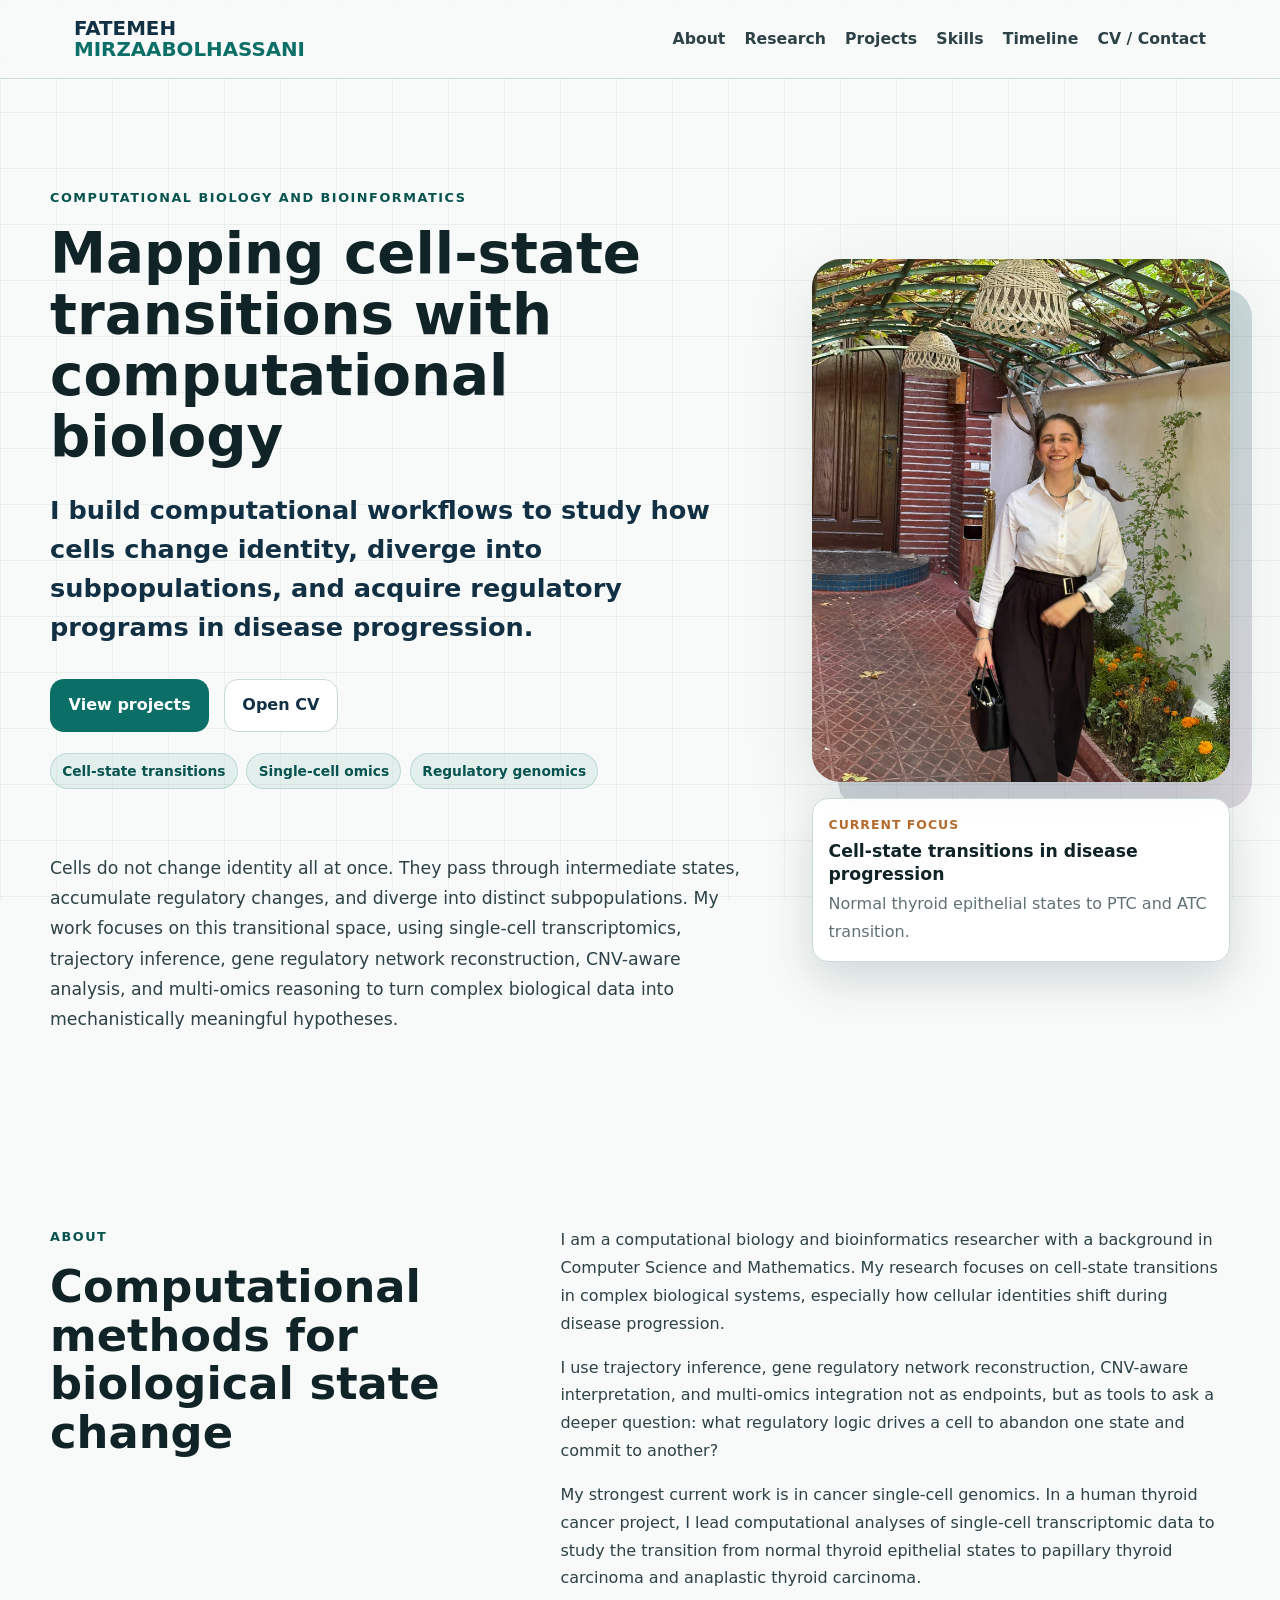
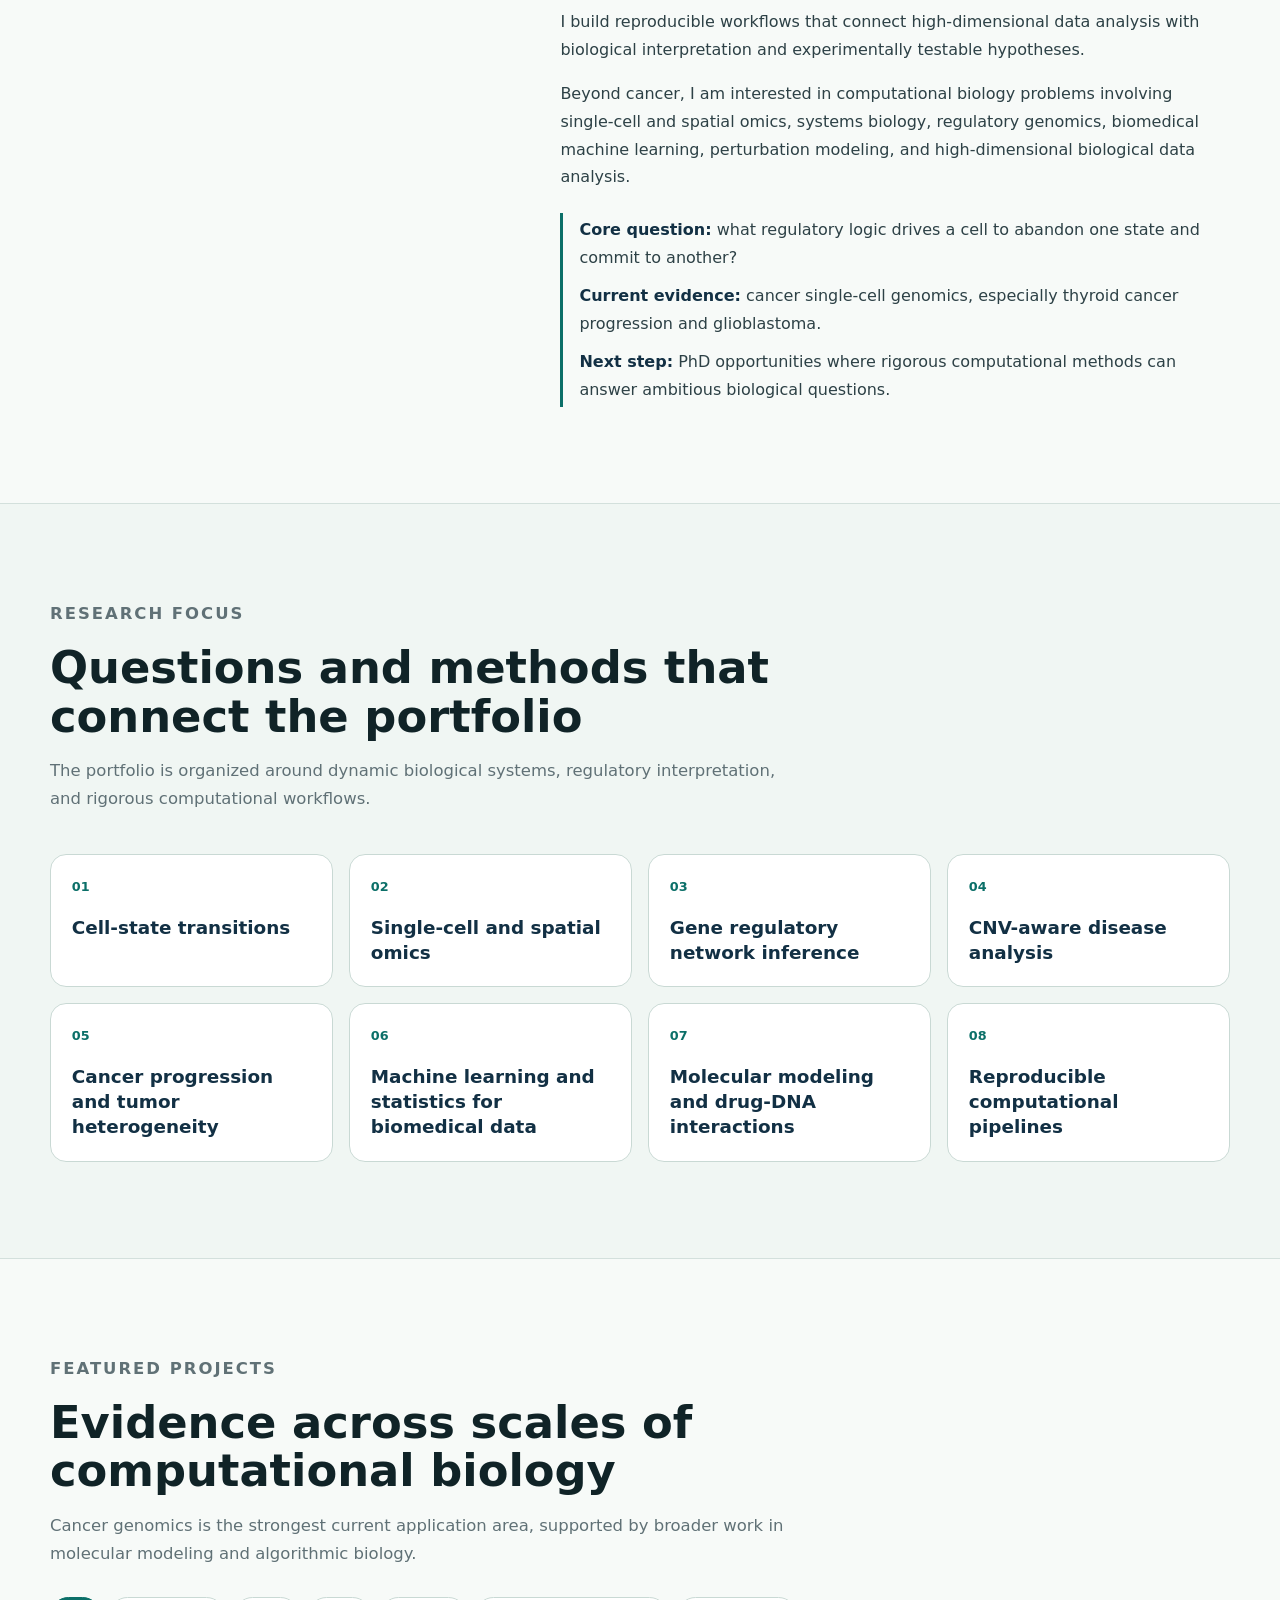
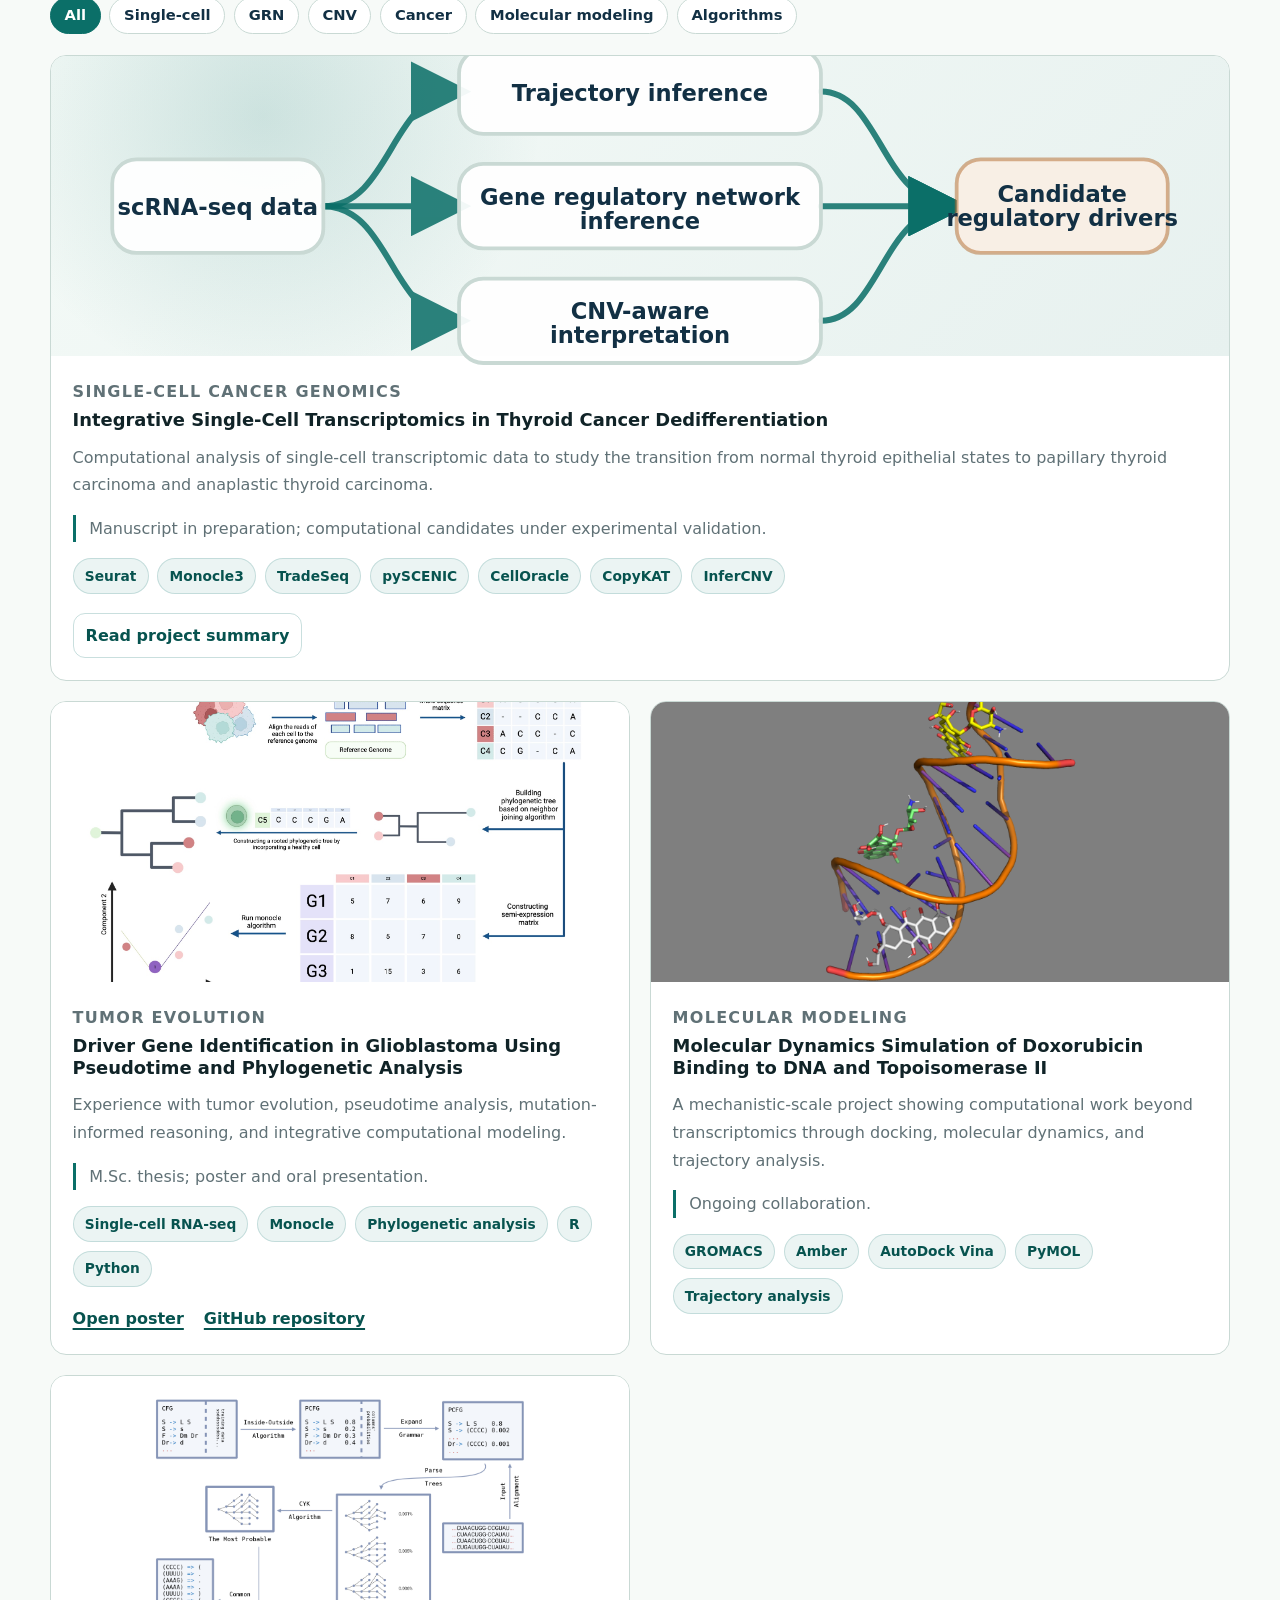
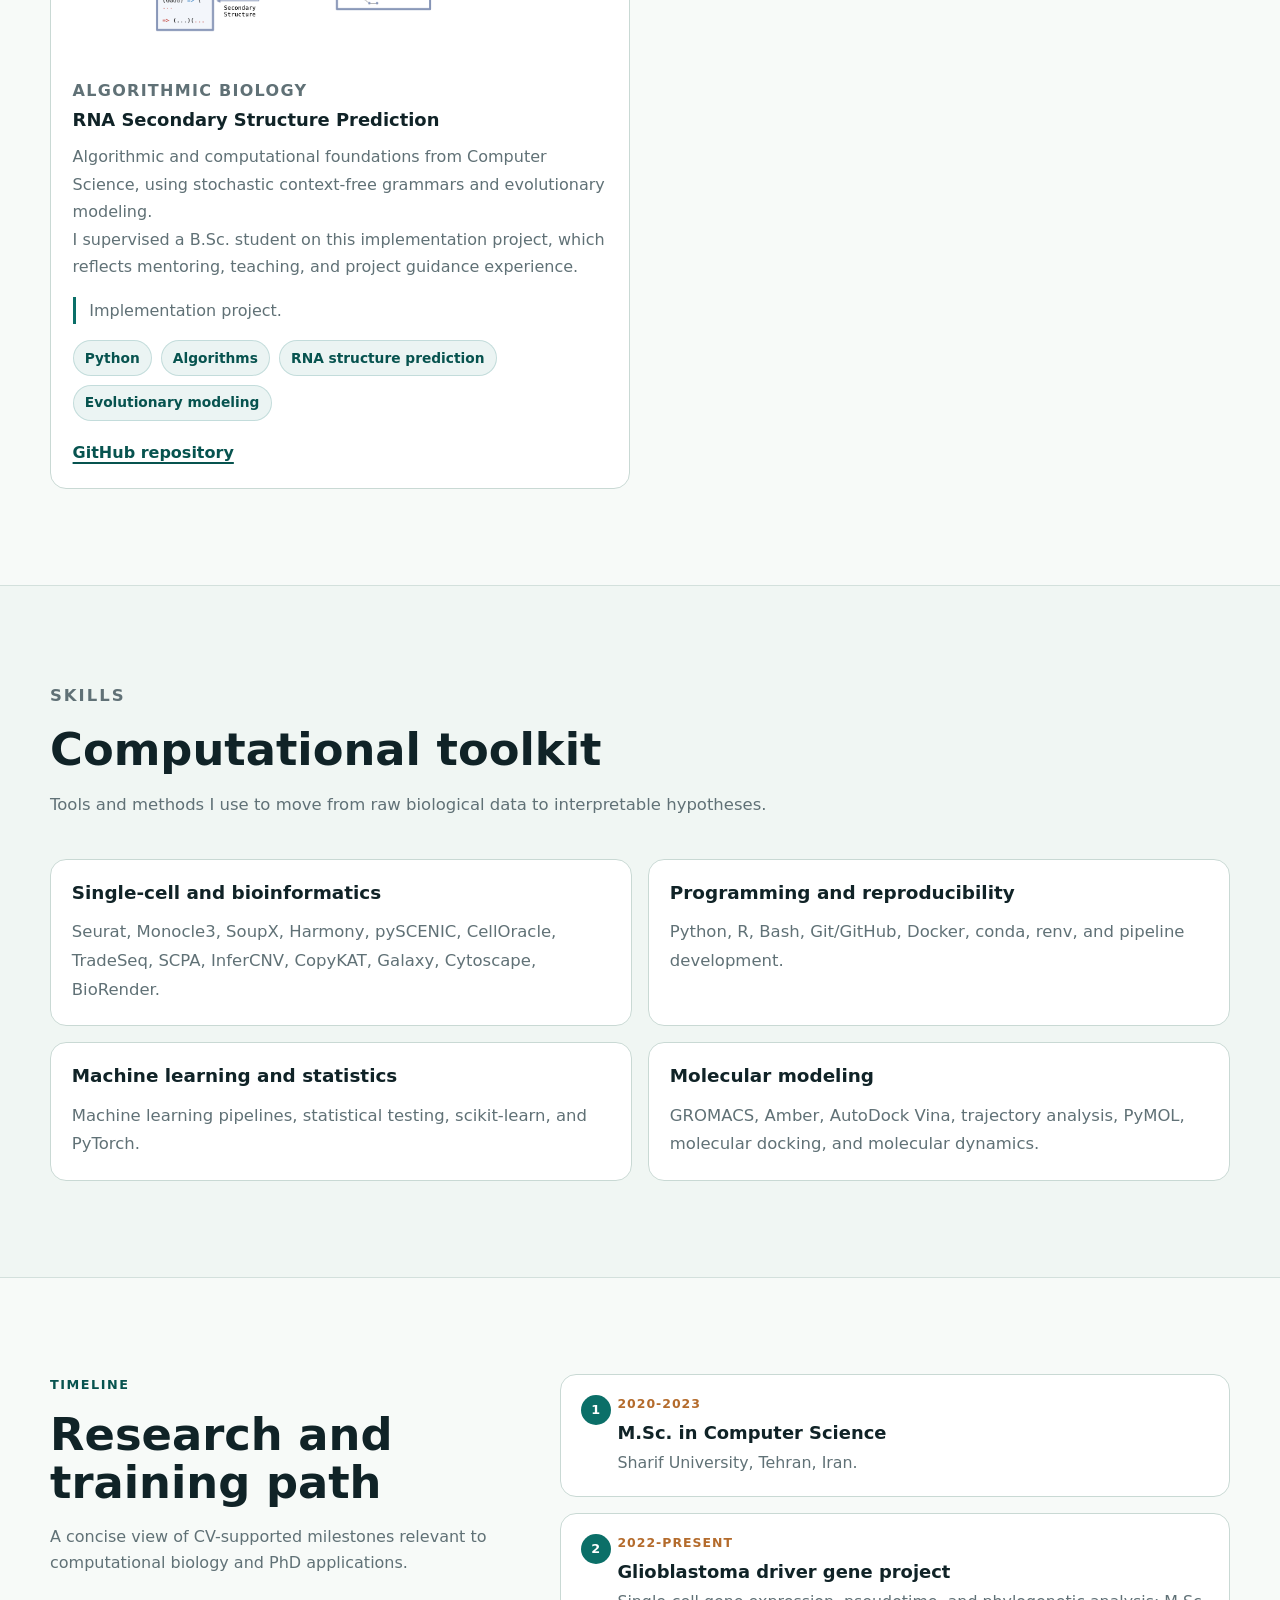
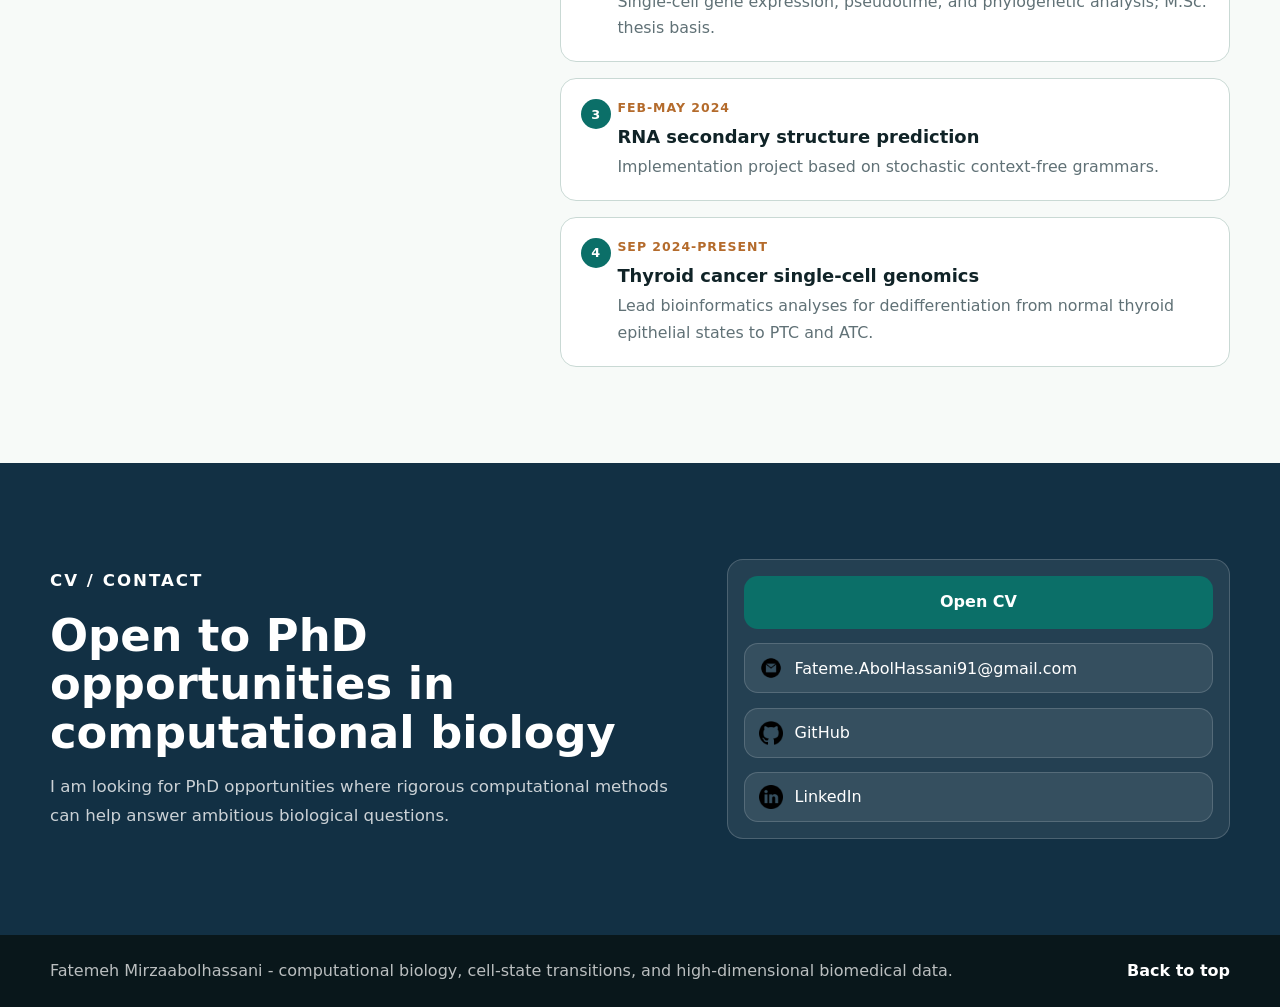
<file: index.html>
<!DOCTYPE html>
<html lang="en">
  <head>
    <meta charset="UTF-8" />
    <meta http-equiv="X-UA-Compatible" content="IE=edge" />
    <meta name="viewport" content="width=device-width, initial-scale=1.0" />
    <title>Fatemeh Mirzaabolhassani | Computational Biology Portfolio</title>
    <meta
      name="description"
      content="Computational biology portfolio of Fatemeh Mirzaabolhassani, focused on cell-state transitions, single-cell biomedical data, gene regulatory network inference, CNV-aware analysis, and reproducible pipelines."
    />
    <link rel="canonical" href="https://fatemeabolhassani.github.io/Portfolio-Website/" />
    <meta property="og:type" content="website" />
    <meta
      property="og:title"
      content="Fatemeh Mirzaabolhassani | Computational Biology Portfolio"
    />
    <meta
      property="og:description"
      content="Computational biology portfolio focused on cell-state transitions, single-cell and high-dimensional biomedical data, regulatory mechanisms, and reproducible research workflows."
    />
    <meta property="og:url" content="https://fatemeabolhassani.github.io/Portfolio-Website/" />
    <script
      data-goatcounter="https://fatila.goatcounter.com/count"
      async
      src="https://gc.zgo.at/count.js"
    ></script>
    <link rel="stylesheet" href="style.css" />
    <link rel="stylesheet" href="mediaqueries.css" />
  </head>
  <body>
    <noscript>
      <img
        src="https://fatila.goatcounter.com/count?p=/Portfolio-Website/"
        alt=""
        aria-hidden="true"
        class="goatcounter-pixel"
      />
    </noscript>

    <header class="site-header">
      <nav class="site-nav" aria-label="Primary navigation">
        <a class="site-logo" href="#top" aria-label="Fatemeh Mirzaabolhassani homepage">
          <span>Fatemeh</span>
          <span>Mirzaabolhassani</span>
        </a>

        <ul class="nav-links" id="desktop-menu">
          <li><a href="#about">About</a></li>
          <li><a href="#focus">Research</a></li>
          <li><a href="#projects">Projects</a></li>
          <li><a href="#skills">Skills</a></li>
          <li><a href="#timeline">Timeline</a></li>
          <li><a href="#contact">CV / Contact</a></li>
        </ul>

        <button
          class="menu-toggle"
          type="button"
          aria-label="Open navigation menu"
          aria-expanded="false"
          aria-controls="mobile-menu"
          onclick="toggleMenu()"
        >
          <span aria-hidden="true"></span>
          <span aria-hidden="true"></span>
          <span aria-hidden="true"></span>
        </button>
      </nav>

      <div class="mobile-menu" id="mobile-menu" hidden>
        <a href="#about" onclick="toggleMenu()">About</a>
        <a href="#focus" onclick="toggleMenu()">Research</a>
        <a href="#projects" onclick="toggleMenu()">Projects</a>
        <a href="#skills" onclick="toggleMenu()">Skills</a>
        <a href="#timeline" onclick="toggleMenu()">Timeline</a>
        <a href="#contact" onclick="toggleMenu()">CV / Contact</a>
      </div>
    </header>

    <main id="top">
      <section class="hero section-band" aria-labelledby="hero-title">
        <div class="section-inner hero-grid">
          <div class="hero-copy">
            <p class="eyebrow">Computational biology and bioinformatics</p>
            <h1 id="hero-title">Mapping cell-state transitions with computational biology</h1>
            <p class="hero-lede">
              I build computational workflows to study how cells change identity, diverge
              into subpopulations, and acquire regulatory programs in disease progression.
            </p>
            <div class="hero-actions" aria-label="Primary actions">
              <a class="button button-primary" href="#projects" aria-label="View featured research projects">
                View projects
              </a>
              <a
                class="button button-secondary"
                href="assets/cv/Fateme_MirzaAbolhassani_CV.pdf"
                target="_blank"
                rel="noreferrer"
                aria-label="Open Fatemeh Mirzaabolhassani CV PDF"
                data-goatcounter-click="cv-download"
                data-goatcounter-title="CV download"
              >
                Open CV
              </a>
            </div>
            <ul class="research-badges" aria-label="Research themes">
              <li>Cell-state transitions</li>
              <li>Single-cell omics</li>
              <li>Regulatory genomics</li>
            </ul>
          </div>

          <div class="hero-visual" aria-label="Profile and research summary">
            <img
              src="assets/images/profile-pic2.jpg"
              alt="Portrait of Fatemeh Mirzaabolhassani"
              class="profile-image"
            />
            <div class="hero-stat-panel">
              <p class="stat-label">Current focus</p>
              <p class="stat-value">Cell-state transitions in disease progression</p>
              <p class="stat-note">
                Normal thyroid epithelial states to PTC and ATC transition.
              </p>
            </div>
          </div>

          <p class="hero-intro">
            Cells do not change identity all at once. They pass through intermediate
            states, accumulate regulatory changes, and diverge into distinct
            subpopulations. My work focuses on this transitional space, using
            single-cell transcriptomics, trajectory inference, gene regulatory network
            reconstruction, CNV-aware analysis, and multi-omics reasoning to turn
            complex biological data into mechanistically meaningful hypotheses.
          </p>
        </div>
      </section>

      <section class="section-band" id="about" aria-labelledby="about-title">
        <div class="section-inner two-column">
          <div>
            <p class="eyebrow">About</p>
            <h2 id="about-title">Computational methods for biological state change</h2>
          </div>
          <div class="prose-stack">
            <p>
              I am a computational biology and bioinformatics researcher with a
              background in Computer Science and Mathematics. My research focuses on
              cell-state transitions in complex biological systems, especially how
              cellular identities shift during disease progression.
            </p>
            <p>
              I use trajectory inference, gene regulatory network reconstruction,
              CNV-aware interpretation, and multi-omics integration not as endpoints,
              but as tools to ask a deeper question: what regulatory logic drives a
              cell to abandon one state and commit to another?
            </p>
            <p>
              My strongest current work is in cancer single-cell genomics. In a human
              thyroid cancer project, I lead computational analyses of single-cell
              transcriptomic data to study the transition from normal thyroid epithelial
              states to papillary thyroid carcinoma and anaplastic thyroid carcinoma.
            </p>
            <p>
              I build reproducible workflows that connect high-dimensional data analysis
              with biological interpretation and experimentally testable hypotheses.
            </p>
            <p>
              Beyond cancer, I am interested in computational biology problems involving
              single-cell and spatial omics, systems biology, regulatory genomics,
              biomedical machine learning, perturbation modeling, and high-dimensional
              biological data analysis.
            </p>
            <div class="about-points" aria-label="About summary">
              <p>
                <strong>Core question:</strong> what regulatory logic drives a cell to
                abandon one state and commit to another?
              </p>
              <p>
                <strong>Current evidence:</strong> cancer single-cell genomics, especially
                thyroid cancer progression and glioblastoma.
              </p>
              <p>
                <strong>Next step:</strong> PhD opportunities where rigorous computational
                methods can answer ambitious biological questions.
              </p>
            </div>
          </div>
        </div>
      </section>

      <section class="section-band section-muted" id="focus" aria-labelledby="focus-title">
        <div class="section-inner">
          <div class="section-heading">
            <p class="eyebrow">Research focus</p>
            <h2 id="focus-title">Questions and methods that connect the portfolio</h2>
            <p>
              The portfolio is organized around dynamic biological systems, regulatory
              interpretation, and rigorous computational workflows.
            </p>
          </div>

          <div class="focus-grid">
            <article class="focus-card">
              <span>01</span>
              <h3>Cell-state transitions</h3>
            </article>
            <article class="focus-card">
              <span>02</span>
              <h3>Single-cell and spatial omics</h3>
            </article>
            <article class="focus-card">
              <span>03</span>
              <h3>Gene regulatory network inference</h3>
            </article>
            <article class="focus-card">
              <span>04</span>
              <h3>CNV-aware disease analysis</h3>
            </article>
            <article class="focus-card">
              <span>05</span>
              <h3>Cancer progression and tumor heterogeneity</h3>
            </article>
            <article class="focus-card">
              <span>06</span>
              <h3>Machine learning and statistics for biomedical data</h3>
            </article>
            <article class="focus-card">
              <span>07</span>
              <h3>Molecular modeling and drug-DNA interactions</h3>
            </article>
            <article class="focus-card">
              <span>08</span>
              <h3>Reproducible computational pipelines</h3>
            </article>
          </div>
        </div>
      </section>

      <section class="section-band" id="projects" aria-labelledby="projects-title">
        <div class="section-inner">
          <div class="section-heading">
            <p class="eyebrow">Featured projects</p>
            <h2 id="projects-title">Evidence across scales of computational biology</h2>
            <p>
              Cancer genomics is the strongest current application area, supported by
              broader work in molecular modeling and algorithmic biology.
            </p>
          </div>

          <div class="project-filters" aria-label="Filter featured projects">
            <button class="filter-button is-active" type="button" data-filter="all" aria-pressed="true">
              All
            </button>
            <button class="filter-button" type="button" data-filter="single-cell" aria-pressed="false">
              Single-cell
            </button>
            <button class="filter-button" type="button" data-filter="grn" aria-pressed="false">
              GRN
            </button>
            <button class="filter-button" type="button" data-filter="cnv" aria-pressed="false">
              CNV
            </button>
            <button class="filter-button" type="button" data-filter="cancer" aria-pressed="false">
              Cancer
            </button>
            <button class="filter-button" type="button" data-filter="molecular-modeling" aria-pressed="false">
              Molecular modeling
            </button>
            <button class="filter-button" type="button" data-filter="algorithms" aria-pressed="false">
              Algorithms
            </button>
          </div>

          <div class="project-grid">
            <article
              class="project-card project-card-featured"
              id="thyroid-project"
              data-tags="single-cell cancer grn cnv trajectory"
            >
              <div class="pipeline-visual" aria-label="Thyroid cancer single-cell analysis tree">
                <svg viewBox="0 0 760 300" role="img" aria-labelledby="thyroid-pipeline-title">
                  <title id="thyroid-pipeline-title">
                    Tree from scRNA-seq data to trajectory inference, gene regulatory network inference, and CNV-aware interpretation, ending in candidate regulatory drivers
                  </title>
                  <defs>
                    <marker
                      id="tree-arrowhead"
                      markerWidth="10"
                      markerHeight="10"
                      refX="8"
                      refY="5"
                      orient="auto"
                    >
                      <path d="M0,0 L10,5 L0,10 Z" fill="#0b6f68"></path>
                    </marker>
                  </defs>

                  <path class="pipeline-tree-line" d="M170 150 C215 150 215 74 260 74"></path>
                  <path class="pipeline-tree-line" d="M170 150 C215 150 215 150 260 150"></path>
                  <path class="pipeline-tree-line" d="M170 150 C215 150 215 226 260 226"></path>
                  <path class="pipeline-tree-line" d="M500 74 C540 74 540 150 590 150"></path>
                  <path class="pipeline-tree-line" d="M500 150 C540 150 540 150 590 150"></path>
                  <path class="pipeline-tree-line" d="M500 226 C540 226 540 150 590 150"></path>

                  <g class="pipeline-tree-node" transform="translate(30 119)">
                    <rect width="140" height="62"></rect>
                    <text x="70" y="37">scRNA-seq data</text>
                  </g>
                  <g class="pipeline-tree-node" transform="translate(260 46)">
                    <rect width="240" height="56"></rect>
                    <text x="120" y="34">Trajectory inference</text>
                  </g>
                  <g class="pipeline-tree-node" transform="translate(260 122)">
                    <rect width="240" height="56"></rect>
                    <text x="120" y="27">Gene regulatory network</text>
                    <text x="120" y="43">inference</text>
                  </g>
                  <g class="pipeline-tree-node" transform="translate(260 198)">
                    <rect width="240" height="56"></rect>
                    <text x="120" y="27">CNV-aware</text>
                    <text x="120" y="43">interpretation</text>
                  </g>
                  <g class="pipeline-tree-node pipeline-tree-final" transform="translate(590 119)">
                    <rect width="140" height="62"></rect>
                    <text x="70" y="28">Candidate</text>
                    <text x="70" y="44">regulatory drivers</text>
                  </g>
                </svg>
              </div>
              <div class="project-content">
                <p class="project-kicker">Single-cell cancer genomics</p>
                <h3 id="thyroid-project-summary">
                  Integrative Single-Cell Transcriptomics in Thyroid Cancer Dedifferentiation
                </h3>
                <p>
                  Computational analysis of single-cell transcriptomic data to study the
                  transition from normal thyroid epithelial states to papillary thyroid
                  carcinoma and anaplastic thyroid carcinoma.
                </p>
                <p class="project-status">
                  Manuscript in preparation; computational candidates under experimental
                  validation.
                </p>
                <ul class="tag-list">
                  <li>Seurat</li>
                  <li>Monocle3</li>
                  <li>TradeSeq</li>
                  <li>pySCENIC</li>
                  <li>CellOracle</li>
                  <li>CopyKAT</li>
                  <li>InferCNV</li>
                </ul>
                <a
                  class="text-link project-summary-link"
                  href="projects/thyroid-single-cell.html"
                  aria-label="Read thyroid project summary"
                >
                  Read project summary
                </a>
              </div>
            </article>

            <article class="project-card" data-tags="single-cell cancer pseudotime phylogenetics">
              <img
                src="assets/images/gbm-pseudotime.jpg"
                alt="Glioblastoma project visual showing pseudotime and phylogenetic analysis workflow"
                class="project-image"
              />
              <div class="project-content">
                <p class="project-kicker">Tumor evolution</p>
                <h3>Driver Gene Identification in Glioblastoma Using Pseudotime and Phylogenetic Analysis</h3>
                <p>
                  Experience with tumor evolution, pseudotime analysis, mutation-informed
                  reasoning, and integrative computational modeling.
                </p>
                <p class="project-status">M.Sc. thesis; poster and oral presentation.</p>
                <ul class="tag-list">
                  <li>Single-cell RNA-seq</li>
                  <li>Monocle</li>
                  <li>Phylogenetic analysis</li>
                  <li>R</li>
                  <li>Python</li>
                </ul>
                <div class="project-links">
                  <a
                    class="text-link"
                    href="assets/Glioblastoma_Poster.pdf"
                    target="_blank"
                    rel="noreferrer"
                    aria-label="Open glioblastoma poster PDF"
                    data-goatcounter-click="gbm-poster"
                    data-goatcounter-title="GBM poster"
                  >
                    Open poster
                  </a>
                  <a
                    class="text-link"
                    href="https://github.com/sobhanAhmadian/single_cell_ordering"
                    target="_blank"
                    rel="noreferrer"
                    aria-label="Open Driver Gene Identification in Glioblastoma GitHub repository"
                    data-goatcounter-click="gbm-github-repository"
                    data-goatcounter-title="GBM GitHub repository"
                  >
                    GitHub repository
                  </a>
                </div>
              </div>
            </article>

            <article class="project-card" data-tags="molecular-modeling md drug-dna">
              <img
                src="assets/images/doxorubicin-dna.png"
                alt="Molecular visualization of doxorubicin bound to DNA"
                class="project-image"
              />
              <div class="project-content">
                <p class="project-kicker">Molecular modeling</p>
                <h3>Molecular Dynamics Simulation of Doxorubicin Binding to DNA and Topoisomerase II</h3>
                <p>
                  A mechanistic-scale project showing computational work beyond
                  transcriptomics through docking, molecular dynamics, and trajectory
                  analysis.
                </p>
                <p class="project-status">Ongoing collaboration.</p>
                <ul class="tag-list">
                  <li>GROMACS</li>
                  <li>Amber</li>
                  <li>AutoDock Vina</li>
                  <li>PyMOL</li>
                  <li>Trajectory analysis</li>
                </ul>
              </div>
            </article>

            <article class="project-card" data-tags="algorithms rna computational-biology">
              <img
                src="assets/images/rna-secondary-structure.png"
                alt="Workflow diagram for RNA secondary structure prediction using context-free grammars, probabilistic grammars, parse trees, and CYK algorithm"
                class="project-image project-image-contain"
              />
              <div class="project-content">
                <p class="project-kicker">Algorithmic biology</p>
                <h3>RNA Secondary Structure Prediction</h3>
                <p>
                  Algorithmic and computational foundations from Computer Science, using
                  stochastic context-free grammars and evolutionary modeling.
                </p>
                <p>
                  I supervised a B.Sc. student on this implementation project, which
                  reflects mentoring, teaching, and project guidance experience.
                </p>
                <p class="project-status">Implementation project.</p>
                <ul class="tag-list">
                  <li>Python</li>
                  <li>Algorithms</li>
                  <li>RNA structure prediction</li>
                  <li>Evolutionary modeling</li>
                </ul>
                <a
                  class="text-link"
                  href="https://github.com/Mr-Ahmadi/RNA-Secondary-Structure-Prediction"
                  target="_blank"
                  rel="noreferrer"
                  aria-label="Open RNA Secondary Structure Prediction GitHub repository"
                >
                  GitHub repository
                </a>
              </div>
            </article>
          </div>
        </div>
      </section>

      <section class="section-band section-muted" id="skills" aria-labelledby="skills-title">
        <div class="section-inner">
          <div class="section-heading">
            <p class="eyebrow">Skills</p>
            <h2 id="skills-title">Computational toolkit</h2>
            <p>
              Tools and methods I use to move from raw biological data to
              interpretable hypotheses.
            </p>
          </div>

          <div class="skills-grid">
            <article class="skill-card">
              <h3>Single-cell and bioinformatics</h3>
              <p>
                Seurat, Monocle3, SoupX, Harmony, pySCENIC, CellOracle, TradeSeq,
                SCPA, InferCNV, CopyKAT, Galaxy, Cytoscape, BioRender.
              </p>
            </article>
            <article class="skill-card">
              <h3>Programming and reproducibility</h3>
              <p>
                Python, R, Bash, Git/GitHub, Docker, conda, renv, and pipeline
                development.
              </p>
            </article>
            <article class="skill-card">
              <h3>Machine learning and statistics</h3>
              <p>
                Machine learning pipelines, statistical testing, scikit-learn, and
                PyTorch.
              </p>
            </article>
            <article class="skill-card">
              <h3>Molecular modeling</h3>
              <p>
                GROMACS, Amber, AutoDock Vina, trajectory analysis, PyMOL, molecular
                docking, and molecular dynamics.
              </p>
            </article>
          </div>
        </div>
      </section>

      <section class="section-band" id="timeline" aria-labelledby="timeline-title">
        <div class="section-inner two-column">
          <div>
            <p class="eyebrow">Timeline</p>
            <h2 id="timeline-title">Research and training path</h2>
            <p class="section-note">
              A concise view of CV-supported milestones relevant to computational biology
              and PhD applications.
            </p>
          </div>

          <ol class="timeline-list">
            <li>
              <time>2020-2023</time>
              <h3>M.Sc. in Computer Science</h3>
              <p>Sharif University, Tehran, Iran.</p>
            </li>
            <li>
              <time>2022-present</time>
              <h3>Glioblastoma driver gene project</h3>
              <p>
                Single-cell gene expression, pseudotime, and phylogenetic analysis;
                M.Sc. thesis basis.
              </p>
            </li>
            <li>
              <time>Feb-May 2024</time>
              <h3>RNA secondary structure prediction</h3>
              <p>Implementation project based on stochastic context-free grammars.</p>
            </li>
            <li>
              <time>Sep 2024-present</time>
              <h3>Thyroid cancer single-cell genomics</h3>
              <p>
                Lead bioinformatics analyses for dedifferentiation from normal thyroid
                epithelial states to PTC and ATC.
              </p>
            </li>
          </ol>
        </div>
      </section>

      <section class="section-band contact-band" id="contact" aria-labelledby="contact-title">
        <div class="section-inner contact-grid">
          <div>
            <p class="eyebrow">CV / Contact</p>
            <h2 id="contact-title">Open to PhD opportunities in computational biology</h2>
            <p>
              I am looking for PhD opportunities where rigorous computational methods can
              help answer ambitious biological questions.
            </p>
          </div>

          <div class="contact-actions">
            <a
              class="button button-primary"
              href="assets/cv/Fateme_MirzaAbolhassani_CV.pdf"
              target="_blank"
              rel="noreferrer"
              aria-label="Open Fatemeh Mirzaabolhassani CV PDF"
              data-goatcounter-click="cv-download"
              data-goatcounter-title="CV download"
            >
              Open CV
            </a>
            <a
              class="contact-link"
              href="mailto:Fateme.AbolHassani91@gmail.com"
              aria-label="Email Fatemeh Mirzaabolhassani"
              data-goatcounter-click="email-contact"
              data-goatcounter-title="Email contact"
            >
              <img src="assets/icons/email.png" alt="" aria-hidden="true" />
              <span>Fateme.AbolHassani91@gmail.com</span>
            </a>
            <a
              class="contact-link"
              href="https://github.com/FatemeAbolHassani"
              target="_blank"
              rel="noreferrer"
              aria-label="Open Fatemeh Mirzaabolhassani GitHub profile"
              data-goatcounter-click="github-profile"
              data-goatcounter-title="GitHub profile"
            >
              <img src="assets/icons/github.png" alt="" aria-hidden="true" />
              <span>GitHub</span>
            </a>
            <a
              class="contact-link"
              href="https://www.linkedin.com/in/fateme-abolhassani-59b557208/"
              target="_blank"
              rel="noreferrer"
              aria-label="Open Fatemeh Mirzaabolhassani LinkedIn profile"
              data-goatcounter-click="linkedin-profile"
              data-goatcounter-title="LinkedIn profile"
            >
              <img src="assets/icons/linkedin.png" alt="" aria-hidden="true" />
              <span>LinkedIn</span>
            </a>
          </div>
        </div>
      </section>
    </main>

    <footer class="site-footer">
      <div class="section-inner footer-inner">
        <p>
          Fatemeh Mirzaabolhassani - computational biology, cell-state transitions,
          and high-dimensional biomedical data.
        </p>
        <a href="#top" aria-label="Back to top of page">Back to top</a>
      </div>
    </footer>

    <script src="script.js"></script>
  </body>
</html>
</file>
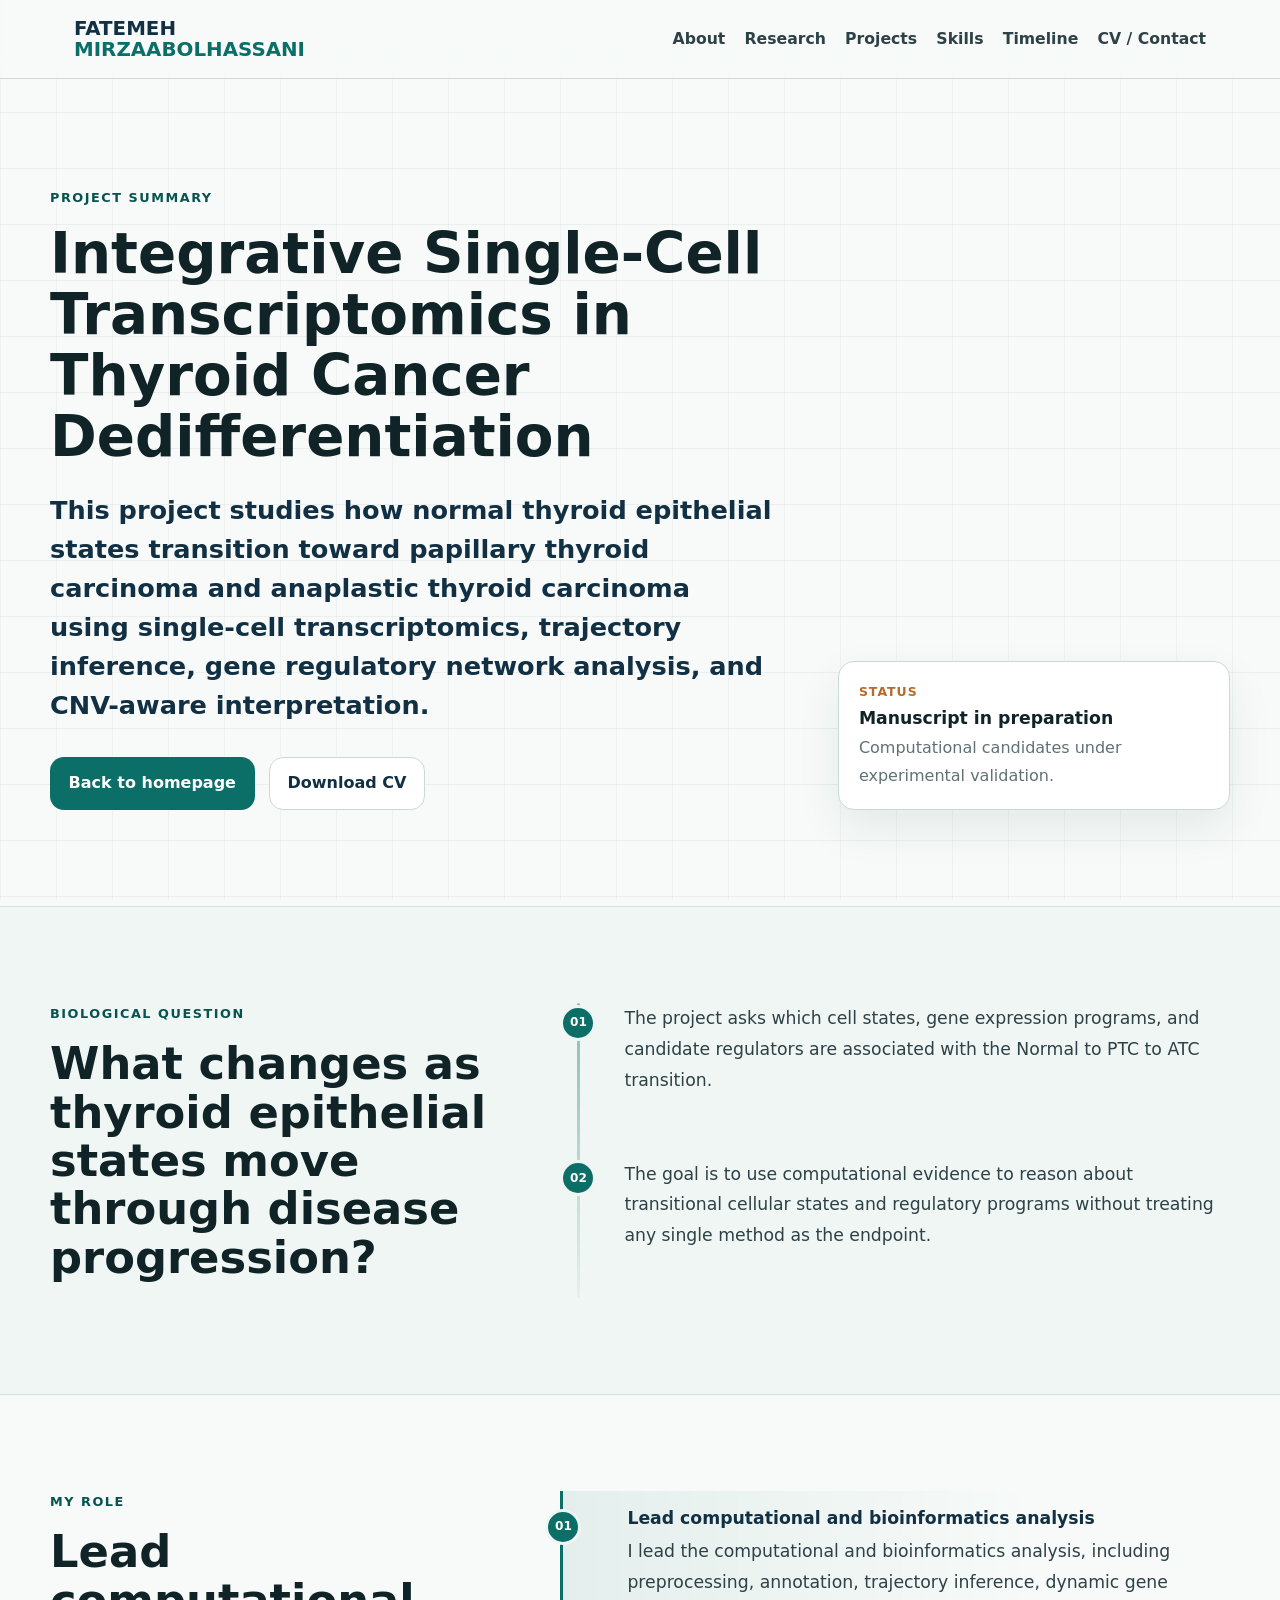
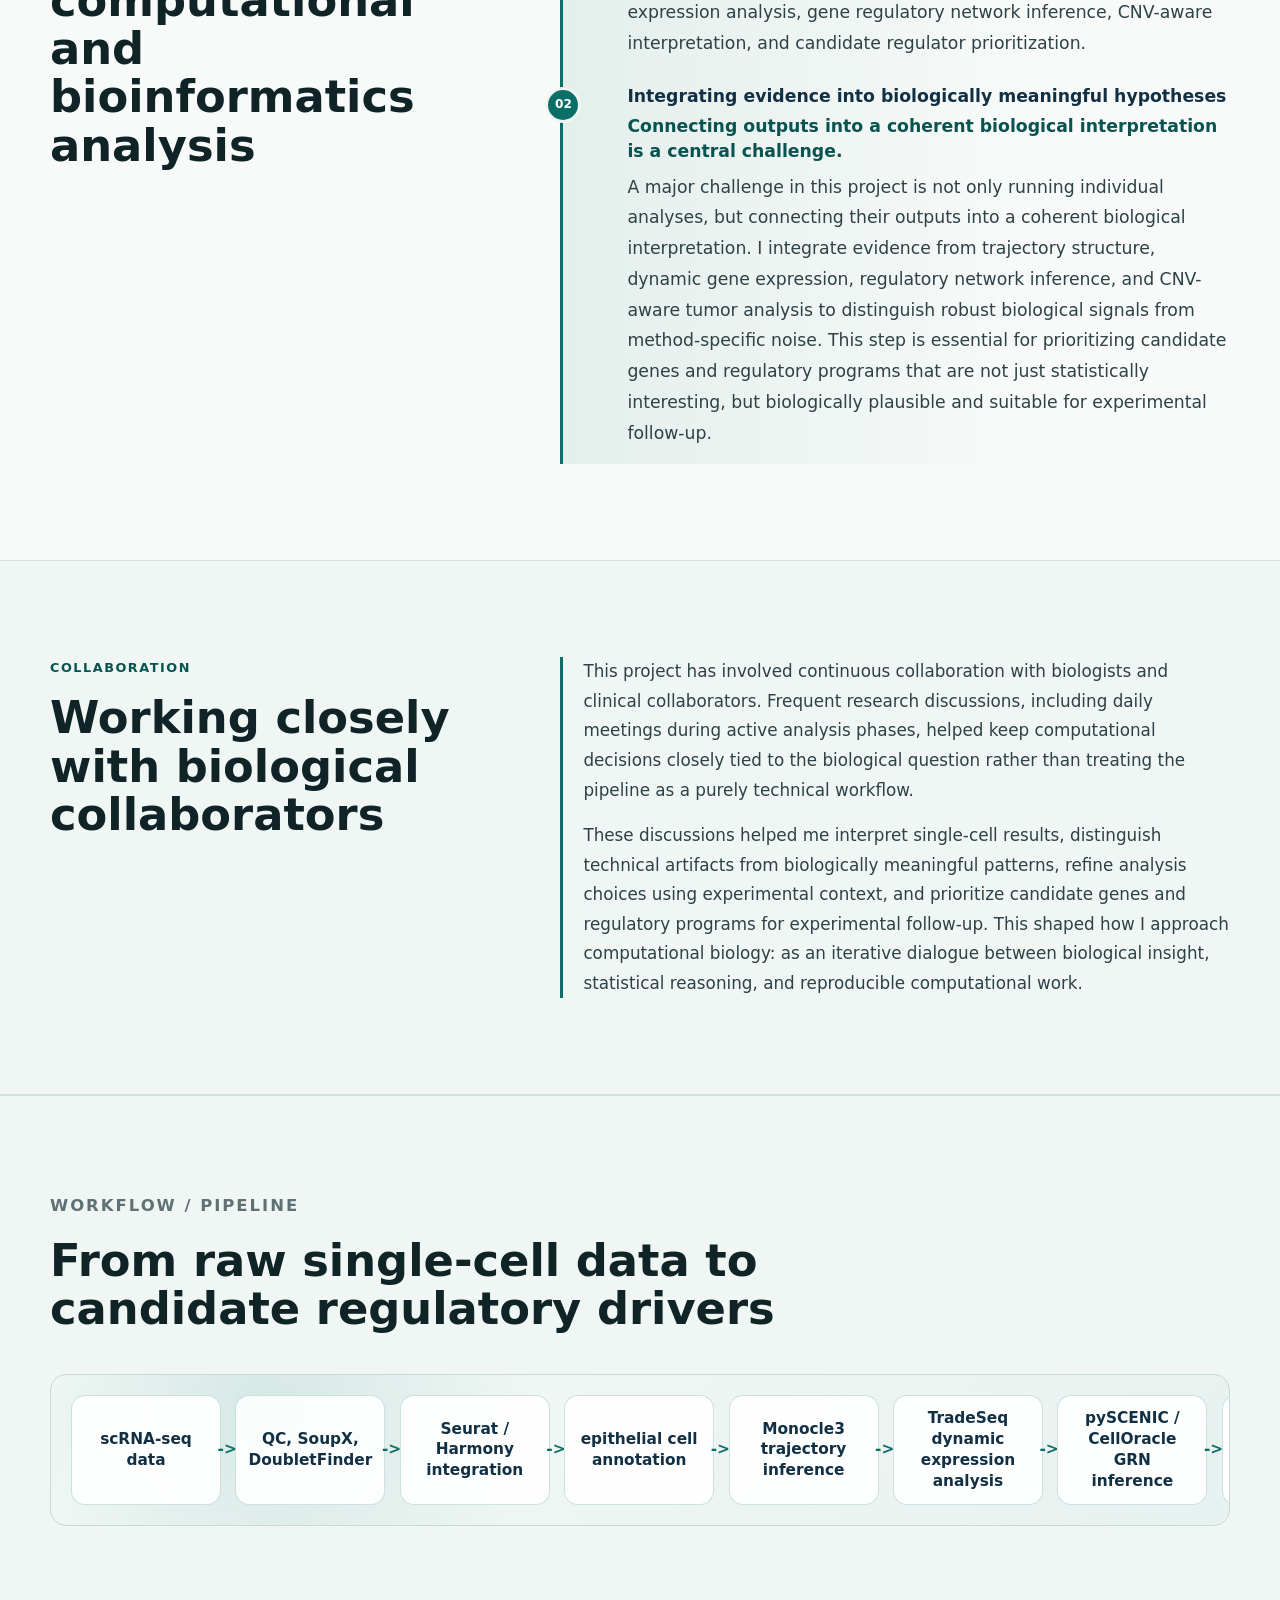
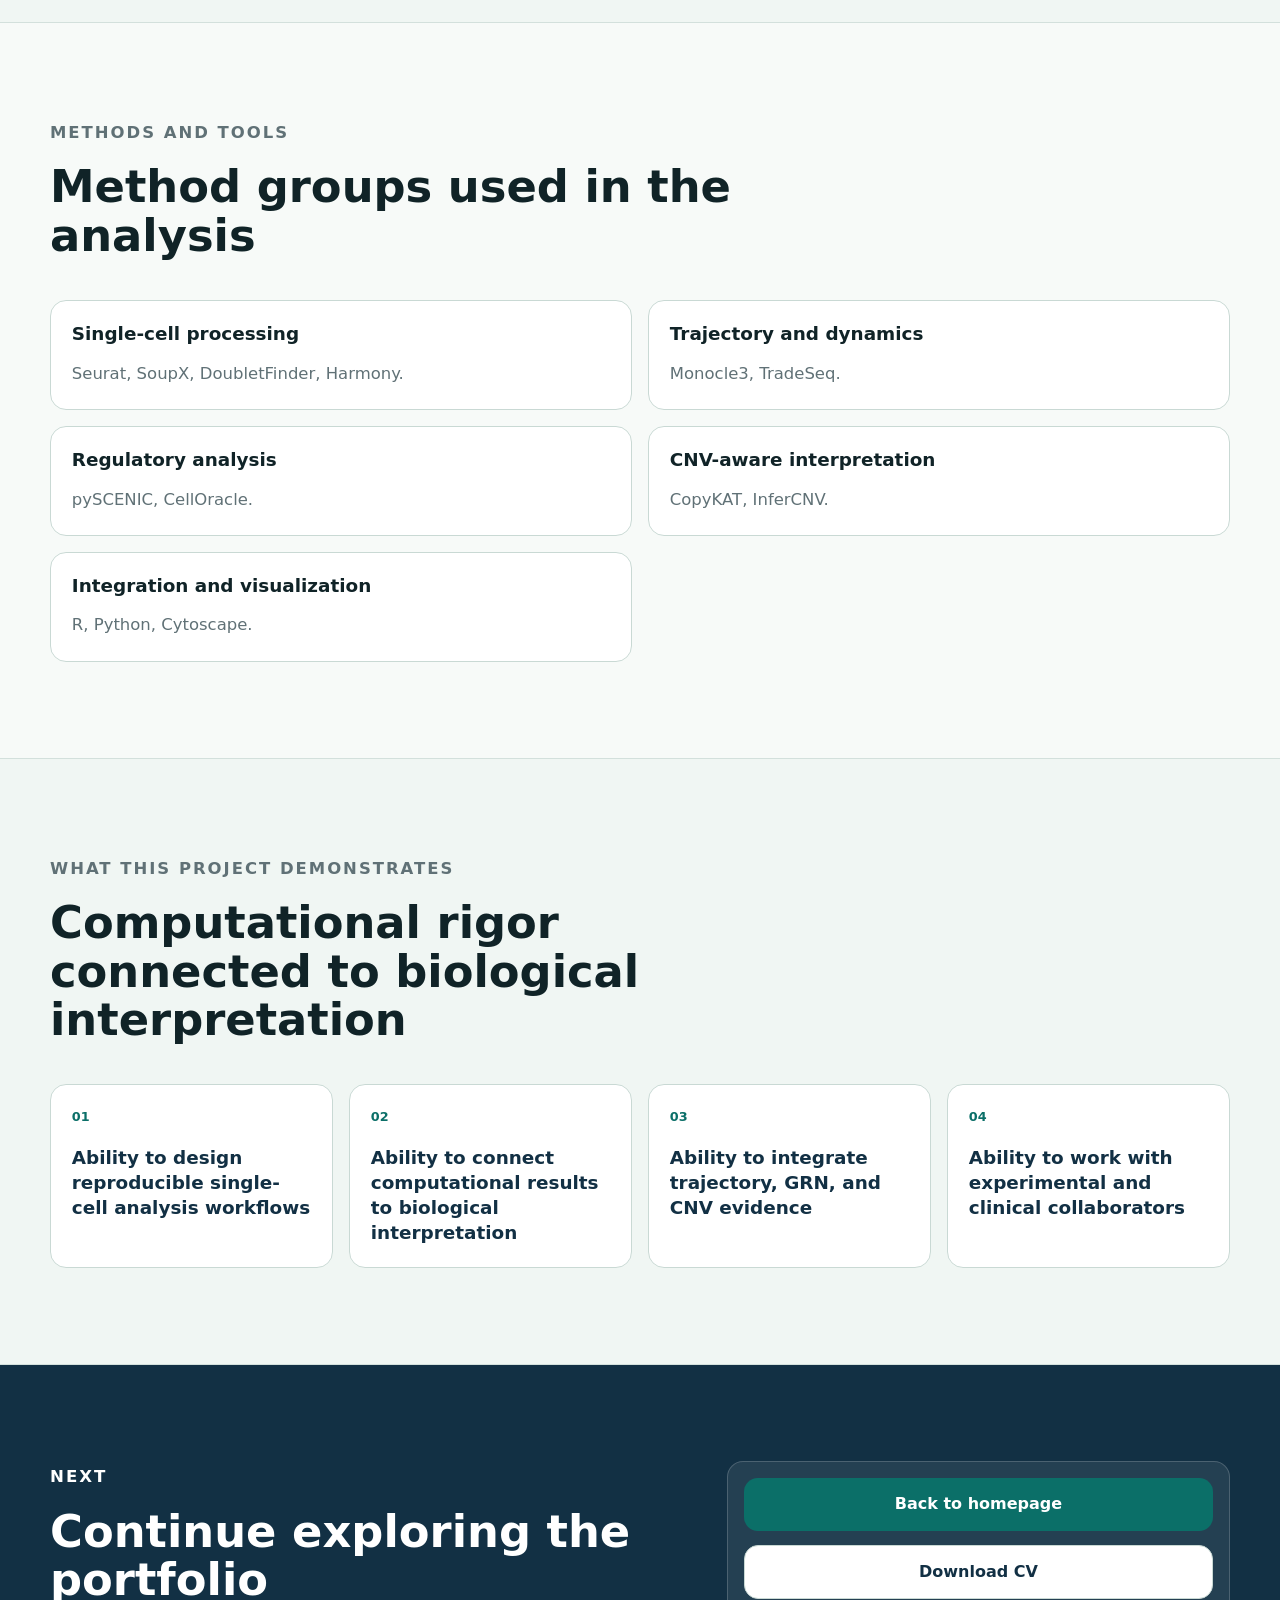
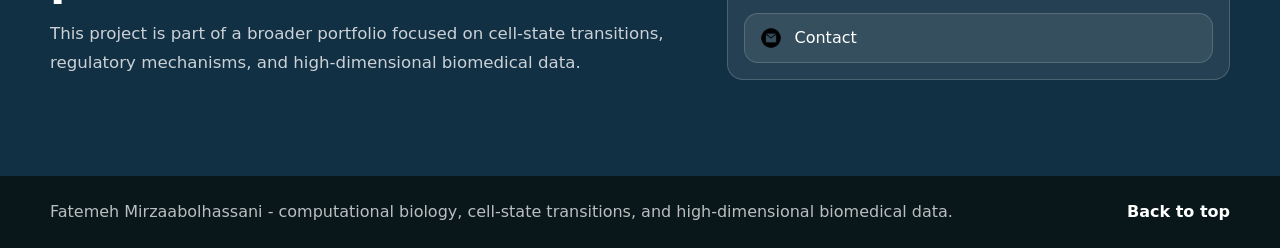
<file: projects/thyroid-single-cell.html>
<!DOCTYPE html>
<html lang="en">
  <head>
    <meta charset="UTF-8" />
    <meta http-equiv="X-UA-Compatible" content="IE=edge" />
    <meta name="viewport" content="width=device-width, initial-scale=1.0" />
    <title>Thyroid Cancer Single-Cell Project | Fatemeh Mirzaabolhassani</title>
    <meta
      name="description"
      content="Project summary for Fatemeh Mirzaabolhassani's integrative single-cell transcriptomics work on thyroid cancer dedifferentiation, trajectory inference, GRN analysis, and CNV-aware interpretation."
    />
    <link
      rel="canonical"
      href="https://fatemeabolhassani.github.io/Portfolio-Website/projects/thyroid-single-cell.html"
    />
    <meta property="og:type" content="article" />
    <meta
      property="og:title"
      content="Integrative Single-Cell Transcriptomics in Thyroid Cancer Dedifferentiation"
    />
    <meta
      property="og:description"
      content="A static project summary covering the biological question, role, workflow, methods, and status of a thyroid cancer single-cell transcriptomics project."
    />
    <meta
      property="og:url"
      content="https://fatemeabolhassani.github.io/Portfolio-Website/projects/thyroid-single-cell.html"
    />
    <script
      data-goatcounter="https://fatila.goatcounter.com/count"
      async
      src="https://gc.zgo.at/count.js"
    ></script>
    <link rel="stylesheet" href="../style.css" />
    <link rel="stylesheet" href="../mediaqueries.css" />
  </head>
  <body>
    <noscript>
      <img
        src="https://fatila.goatcounter.com/count?p=/Portfolio-Website/projects/thyroid-single-cell.html"
        alt=""
        aria-hidden="true"
        class="goatcounter-pixel"
      />
    </noscript>

    <header class="site-header">
      <nav class="site-nav" aria-label="Primary navigation">
        <a class="site-logo" href="../index.html#top" aria-label="Fatemeh Mirzaabolhassani homepage">
          <span>Fatemeh</span>
          <span>Mirzaabolhassani</span>
        </a>

        <ul class="nav-links" id="desktop-menu">
          <li><a href="../index.html#about">About</a></li>
          <li><a href="../index.html#focus">Research</a></li>
          <li><a href="../index.html#projects">Projects</a></li>
          <li><a href="../index.html#skills">Skills</a></li>
          <li><a href="../index.html#timeline">Timeline</a></li>
          <li><a href="../index.html#contact">CV / Contact</a></li>
        </ul>

        <button
          class="menu-toggle"
          type="button"
          aria-label="Open navigation menu"
          aria-expanded="false"
          aria-controls="mobile-menu"
          onclick="toggleMenu()"
        >
          <span aria-hidden="true"></span>
          <span aria-hidden="true"></span>
          <span aria-hidden="true"></span>
        </button>
      </nav>

      <div class="mobile-menu" id="mobile-menu" hidden>
        <a href="../index.html#about" onclick="toggleMenu()">About</a>
        <a href="../index.html#focus" onclick="toggleMenu()">Research</a>
        <a href="../index.html#projects" onclick="toggleMenu()">Projects</a>
        <a href="../index.html#skills" onclick="toggleMenu()">Skills</a>
        <a href="../index.html#timeline" onclick="toggleMenu()">Timeline</a>
        <a href="../index.html#contact" onclick="toggleMenu()">CV / Contact</a>
      </div>
    </header>

    <main id="top">
      <section class="project-detail-hero section-band" aria-labelledby="project-title">
        <div class="section-inner project-detail-grid">
          <div>
            <p class="eyebrow">Project summary</p>
            <h1 id="project-title">Integrative Single-Cell Transcriptomics in Thyroid Cancer Dedifferentiation</h1>
            <p class="hero-lede">
              This project studies how normal thyroid epithelial states transition
              toward papillary thyroid carcinoma and anaplastic thyroid carcinoma using
              single-cell transcriptomics, trajectory inference, gene regulatory network
              analysis, and CNV-aware interpretation.
            </p>
            <div class="hero-actions" aria-label="Project page actions">
              <a class="button button-primary" href="../index.html#projects" aria-label="Back to homepage projects section">
                Back to homepage
              </a>
              <a
                class="button button-secondary"
                href="../assets/cv/Fateme_MirzaAbolhassani_CV.pdf"
                target="_blank"
                rel="noreferrer"
                aria-label="Download Fatemeh Mirzaabolhassani CV PDF"
                data-goatcounter-click="cv-download"
                data-goatcounter-title="CV download"
              >
                Download CV
              </a>
            </div>
          </div>

          <aside class="detail-status-card" aria-label="Project status">
            <p class="stat-label">Status</p>
            <p class="stat-value">Manuscript in preparation</p>
            <p class="stat-note">Computational candidates under experimental validation.</p>
          </aside>
        </div>
      </section>

      <section class="section-band section-muted" aria-labelledby="question-title">
        <div class="section-inner two-column">
          <div>
            <p class="eyebrow">Biological question</p>
            <h2 id="question-title">What changes as thyroid epithelial states move through disease progression?</h2>
          </div>
          <div class="detail-flow">
            <p class="detail-flow-item">
              <span>01</span>
              The project asks which cell states, gene expression programs, and candidate
              regulators are associated with the Normal to PTC to ATC transition.
            </p>
            <p class="detail-flow-item">
              <span>02</span>
              The goal is to use computational evidence to reason about transitional
              cellular states and regulatory programs without treating any single method
              as the endpoint.
            </p>
          </div>
        </div>
      </section>

      <section class="section-band" aria-labelledby="role-title">
        <div class="section-inner two-column">
          <div>
            <p class="eyebrow">My role</p>
            <h2 id="role-title">Lead computational and bioinformatics analysis</h2>
          </div>
          <div class="detail-flow detail-flow-role">
            <p class="detail-flow-item">
              <span>01</span>
              <strong>Lead computational and bioinformatics analysis</strong>
              I lead the computational and bioinformatics analysis, including
              preprocessing, annotation, trajectory inference, dynamic gene expression
              analysis, gene regulatory network inference, CNV-aware interpretation,
              and candidate regulator prioritization.
            </p>
            <p class="detail-flow-item">
              <span>02</span>
              <strong>Integrating evidence into biologically meaningful hypotheses</strong>
              <em>Connecting outputs into a coherent biological interpretation is a
              central challenge.</em>
              A major challenge in this project is not only running individual analyses,
              but connecting their outputs into a coherent biological interpretation. I
              integrate evidence from trajectory structure, dynamic gene expression,
              regulatory network inference, and CNV-aware tumor analysis to distinguish
              robust biological signals from method-specific noise. This step is
              essential for prioritizing candidate genes and regulatory programs that
              are not just statistically interesting, but biologically plausible and
              suitable for experimental follow-up.
            </p>
          </div>
        </div>
      </section>

      <section class="section-band section-muted" aria-labelledby="collaboration-title">
        <div class="section-inner two-column">
          <div>
            <p class="eyebrow">Collaboration</p>
            <h2 id="collaboration-title">Working closely with biological collaborators</h2>
          </div>
          <div class="collaboration-note prose-stack">
            <p>
              This project has involved continuous collaboration with biologists and
              clinical collaborators. Frequent research discussions, including daily
              meetings during active analysis phases, helped keep computational
              decisions closely tied to the biological question rather than treating the
              pipeline as a purely technical workflow.
            </p>
            <p>
              These discussions helped me interpret single-cell results, distinguish
              technical artifacts from biologically meaningful patterns, refine analysis
              choices using experimental context, and prioritize candidate genes and
              regulatory programs for experimental follow-up. This shaped how I approach
              computational biology: as an iterative dialogue between biological insight,
              statistical reasoning, and reproducible computational work.
            </p>
          </div>
        </div>
      </section>

      <section class="section-band section-muted" aria-labelledby="workflow-title">
        <div class="section-inner">
          <div class="section-heading">
            <p class="eyebrow">Workflow / pipeline</p>
            <h2 id="workflow-title">From raw single-cell data to candidate regulatory drivers</h2>
          </div>

          <div class="detail-pipeline" aria-label="Thyroid cancer single-cell workflow">
            <ol>
              <li>scRNA-seq data</li>
              <li>QC, SoupX, DoubletFinder</li>
              <li>Seurat / Harmony integration</li>
              <li>epithelial cell annotation</li>
              <li>Monocle3 trajectory inference</li>
              <li>TradeSeq dynamic expression analysis</li>
              <li>pySCENIC / CellOracle GRN inference</li>
              <li>CopyKAT / InferCNV CNV-aware analysis</li>
              <li>candidate regulatory drivers</li>
            </ol>
          </div>
        </div>
      </section>

      <section class="section-band" aria-labelledby="methods-title">
        <div class="section-inner">
          <div class="section-heading">
            <p class="eyebrow">Methods and tools</p>
            <h2 id="methods-title">Method groups used in the analysis</h2>
          </div>

          <div class="skills-grid">
            <article class="skill-card">
              <h3>Single-cell processing</h3>
              <p>Seurat, SoupX, DoubletFinder, Harmony.</p>
            </article>
            <article class="skill-card">
              <h3>Trajectory and dynamics</h3>
              <p>Monocle3, TradeSeq.</p>
            </article>
            <article class="skill-card">
              <h3>Regulatory analysis</h3>
              <p>pySCENIC, CellOracle.</p>
            </article>
            <article class="skill-card">
              <h3>CNV-aware interpretation</h3>
              <p>CopyKAT, InferCNV.</p>
            </article>
            <article class="skill-card">
              <h3>Integration and visualization</h3>
              <p>R, Python, Cytoscape.</p>
            </article>
          </div>
        </div>
      </section>

      <section class="section-band section-muted" aria-labelledby="demonstrates-title">
        <div class="section-inner">
          <div class="section-heading">
            <p class="eyebrow">What this project demonstrates</p>
            <h2 id="demonstrates-title">Computational rigor connected to biological interpretation</h2>
          </div>

          <div class="focus-grid">
            <article class="focus-card">
              <span>01</span>
              <h3>Ability to design reproducible single-cell analysis workflows</h3>
            </article>
            <article class="focus-card">
              <span>02</span>
              <h3>Ability to connect computational results to biological interpretation</h3>
            </article>
            <article class="focus-card">
              <span>03</span>
              <h3>Ability to integrate trajectory, GRN, and CNV evidence</h3>
            </article>
            <article class="focus-card">
              <span>04</span>
              <h3>Ability to work with experimental and clinical collaborators</h3>
            </article>
          </div>
        </div>
      </section>

      <section class="section-band contact-band" aria-labelledby="cta-title">
        <div class="section-inner contact-grid">
          <div>
            <p class="eyebrow">Next</p>
            <h2 id="cta-title">Continue exploring the portfolio</h2>
            <p>
              This project is part of a broader portfolio focused on cell-state
              transitions, regulatory mechanisms, and high-dimensional biomedical data.
            </p>
          </div>

          <div class="contact-actions">
            <a class="button button-primary" href="../index.html#projects" aria-label="Back to homepage">
              Back to homepage
            </a>
            <a
              class="button button-secondary"
              href="../assets/cv/Fateme_MirzaAbolhassani_CV.pdf"
              target="_blank"
              rel="noreferrer"
              aria-label="Download Fatemeh Mirzaabolhassani CV PDF"
              data-goatcounter-click="cv-download"
              data-goatcounter-title="CV download"
            >
              Download CV
            </a>
            <a
              class="contact-link"
              href="mailto:Fateme.AbolHassani91@gmail.com"
              aria-label="Contact Fatemeh Mirzaabolhassani by email"
              data-goatcounter-click="email-contact"
              data-goatcounter-title="Email contact"
            >
              <img src="../assets/icons/email.png" alt="" aria-hidden="true" />
              <span>Contact</span>
            </a>
          </div>
        </div>
      </section>
    </main>

    <footer class="site-footer">
      <div class="section-inner footer-inner">
        <p>
          Fatemeh Mirzaabolhassani - computational biology, cell-state transitions,
          and high-dimensional biomedical data.
        </p>
        <a href="#top" aria-label="Back to top of page">Back to top</a>
      </div>
    </footer>

    <script src="../script.js"></script>
  </body>
</html>
</file>
<file: style.css>
:root {
  --bg: #f7faf8;
  --surface: #ffffff;
  --surface-muted: #eef5f2;
  --ink: #102327;
  --text: #2d4146;
  --muted: #607176;
  --line: #c9d9d4;
  --navy: #123044;
  --teal: #0b6f68;
  --teal-dark: #07534f;
  --plum: #59315f;
  --amber: #b46b2c;
  --focus: #c0476f;
  --shadow: 0 24px 70px rgba(18, 48, 68, 0.12);
  --radius-card: 16px;
  --radius-pill: 999px;
  --max-width: 1180px;
  --section-space: 96px;
}

* {
  box-sizing: border-box;
}

html {
  scroll-behavior: smooth;
}

body {
  margin: 0;
  background: var(--bg);
  color: var(--text);
  font-family: Inter, ui-sans-serif, system-ui, -apple-system, BlinkMacSystemFont, "Segoe UI", sans-serif;
  line-height: 1.65;
}

body::before {
  background:
    linear-gradient(rgba(18, 48, 68, 0.05) 1px, transparent 1px),
    linear-gradient(90deg, rgba(18, 48, 68, 0.04) 1px, transparent 1px);
  background-size: 56px 56px;
  content: "";
  inset: 0;
  pointer-events: none;
  position: fixed;
  z-index: -1;
}

img,
svg {
  display: block;
  max-width: 100%;
}

a {
  color: inherit;
  text-decoration: none;
}

a:hover {
  color: var(--teal);
}

a:focus-visible,
button:focus-visible {
  outline: 3px solid var(--focus);
  outline-offset: 4px;
}

.reveal-enabled .reveal-on-scroll {
  opacity: 0;
  transform: translateY(30px);
  transition: opacity 680ms ease-out, transform 680ms cubic-bezier(0.22, 1, 0.36, 1);
  will-change: opacity, transform;
}

.reveal-enabled .reveal-on-scroll.is-visible {
  opacity: 1;
  transform: translateY(0);
  will-change: auto;
}

@media (prefers-reduced-motion: reduce) {
  .reveal-enabled .reveal-on-scroll {
    opacity: 1;
    transform: none;
    transition: none;
  }
}

p,
h1,
h2,
h3 {
  margin-top: 0;
}

p {
  margin-bottom: 0;
}

h1,
h2,
h3 {
  color: var(--ink);
  line-height: 1.08;
}

h1 {
  font-size: clamp(2.65rem, 4.4vw, 4.15rem);
  letter-spacing: 0;
  margin-bottom: 1.5rem;
}

h2 {
  font-size: clamp(2rem, 3.5vw, 3.4rem);
  letter-spacing: 0;
  margin-bottom: 1rem;
}

h3 {
  font-size: 1.12rem;
  letter-spacing: 0;
  margin-bottom: 0.65rem;
}

.goatcounter-pixel {
  height: 1px;
  left: -9999px;
  position: absolute;
  top: auto;
  width: 1px;
}

.site-header {
  backdrop-filter: blur(18px);
  background: rgba(247, 250, 248, 0.9);
  border-bottom: 1px solid rgba(201, 217, 212, 0.9);
  left: 0;
  position: sticky;
  right: 0;
  top: 0;
  z-index: 20;
}

.site-nav {
  align-items: center;
  display: flex;
  gap: 2rem;
  justify-content: space-between;
  margin: 0 auto;
  max-width: var(--max-width);
  min-height: 78px;
  padding: 0 24px;
}

.site-logo {
  color: var(--navy);
  display: grid;
  font-size: 1.24rem;
  font-weight: 900;
  line-height: 1.08;
  min-width: max-content;
  text-transform: uppercase;
}

.site-logo span:last-child {
  color: var(--teal);
}

.nav-links {
  align-items: center;
  display: flex;
  gap: 1.2rem;
  list-style: none;
  margin: 0;
  padding: 0;
}

.nav-links a,
.mobile-menu a {
  color: var(--text);
  font-size: 0.98rem;
  font-weight: 750;
  line-height: 1.35;
}

.nav-links a {
  padding: 0.55rem 0;
}

.menu-toggle {
  align-items: center;
  background: var(--surface);
  border: 1px solid var(--line);
  border-radius: 12px;
  cursor: pointer;
  display: none;
  flex-direction: column;
  gap: 5px;
  height: 44px;
  justify-content: center;
  padding: 0;
  width: 44px;
}

.menu-toggle span {
  background: var(--navy);
  border-radius: var(--radius-pill);
  display: block;
  height: 2px;
  transition: transform 180ms ease, opacity 180ms ease;
  width: 20px;
}

.menu-toggle.open span:first-child {
  transform: translateY(7px) rotate(45deg);
}

.menu-toggle.open span:nth-child(2) {
  opacity: 0;
}

.menu-toggle.open span:last-child {
  transform: translateY(-7px) rotate(-45deg);
}

.mobile-menu {
  border-top: 1px solid var(--line);
  display: none;
  gap: 0.25rem;
  padding: 0.75rem 24px 1rem;
}

.mobile-menu a {
  border-radius: 12px;
  padding: 0.85rem;
}

.mobile-menu a:hover {
  background: var(--surface-muted);
}

.section-band {
  padding: var(--section-space) 24px;
}

.section-muted {
  background: rgba(238, 245, 242, 0.75);
  border-bottom: 1px solid rgba(201, 217, 212, 0.75);
  border-top: 1px solid rgba(201, 217, 212, 0.75);
}

.section-inner {
  margin: 0 auto;
  max-width: var(--max-width);
}

.hero {
  overflow: hidden;
  padding-top: 108px;
}

.hero-grid {
  align-items: center;
  display: grid;
  gap: clamp(2rem, 5vw, 5rem);
  grid-template-columns: minmax(0, 1.25fr) minmax(300px, 0.75fr);
}

.hero-copy {
  max-width: 760px;
}

.eyebrow {
  color: var(--teal-dark);
  font-size: 0.8rem;
  font-weight: 800;
  letter-spacing: 0.12em;
  margin-bottom: 1rem;
  text-transform: uppercase;
}

.hero-lede {
  color: var(--navy);
  font-size: clamp(1.25rem, 2vw, 1.65rem);
  font-weight: 650;
  line-height: 1.52;
  margin-bottom: 1rem;
}

.hero-intro {
  color: var(--text);
  font-size: 1.08rem;
  grid-column: 1;
  line-height: 1.75;
  max-width: 720px;
}

.hero-actions,
.contact-actions {
  align-items: center;
  display: flex;
  flex-wrap: wrap;
  gap: 0.9rem;
}

.hero-actions {
  margin-top: 2rem;
}

.button {
  align-items: center;
  border: 1px solid transparent;
  border-radius: 14px;
  display: inline-flex;
  font-weight: 800;
  justify-content: center;
  min-height: 48px;
  padding: 0.78rem 1.1rem;
}

.button-primary {
  background: var(--teal);
  color: #ffffff;
}

.button-primary:hover {
  background: var(--teal-dark);
  color: #ffffff;
}

.button-secondary {
  background: var(--surface);
  border-color: var(--line);
  color: var(--navy);
}

.button-secondary:hover {
  border-color: var(--teal);
}

.research-badges,
.tag-list {
  display: flex;
  flex-wrap: wrap;
  gap: 0.55rem;
  list-style: none;
  margin: 0;
  padding: 0;
}

.research-badges {
  margin-top: 1.3rem;
}

.research-badges li,
.tag-list li {
  background: rgba(11, 111, 104, 0.08);
  border: 1px solid rgba(11, 111, 104, 0.18);
  border-radius: var(--radius-pill);
  color: var(--teal-dark);
  font-size: 0.86rem;
  font-weight: 750;
  padding: 0.35rem 0.7rem;
}

.hero-visual {
  display: grid;
  grid-column: 2;
  grid-row: 1 / span 2;
  gap: 1rem;
  justify-items: start;
  position: relative;
}

.hero-visual::before {
  background: linear-gradient(145deg, rgba(11, 111, 104, 0.22), rgba(89, 49, 95, 0.18));
  border-radius: 28px;
  content: "";
  height: min(520px, 100%);
  inset: 30px -22px auto 26px;
  position: absolute;
}

.profile-image {
  aspect-ratio: 4 / 5;
  border-radius: 28px;
  box-shadow: var(--shadow);
  object-fit: cover;
  position: relative;
  width: min(100%, 420px);
}

.hero-stat-panel {
  background: rgba(255, 255, 255, 0.94);
  border: 1px solid var(--line);
  border-radius: var(--radius-card);
  box-shadow: 0 18px 45px rgba(18, 48, 68, 0.16);
  max-width: 420px;
  padding: 1rem;
  position: relative;
  width: min(100%, 420px);
}

.stat-label,
.project-kicker {
  color: var(--amber);
  font-size: 0.78rem;
  font-weight: 850;
  letter-spacing: 0.08em;
  margin-bottom: 0.25rem;
  text-transform: uppercase;
}

.stat-value {
  color: var(--ink);
  font-size: 1.08rem;
  font-weight: 850;
  line-height: 1.35;
  margin-bottom: 0.25rem;
}

.stat-note,
.section-note,
.section-heading p,
.project-card p,
.skill-card p,
.timeline-list p,
.contact-grid p,
.footer-inner p {
  color: var(--muted);
}

.stat-note,
.section-heading p,
.project-card p,
.skill-card p,
.footer-inner p {
  line-height: 1.72;
}

.two-column {
  display: grid;
  gap: clamp(2rem, 5vw, 5rem);
  grid-template-columns: minmax(240px, 0.8fr) minmax(0, 1.2fr);
}

.prose-stack {
  display: grid;
  gap: 1rem;
}

.prose-stack p {
  line-height: 1.74;
}

.about-points {
  border-left: 3px solid var(--teal);
  display: grid;
  gap: 0.65rem;
  margin-top: 0.35rem;
  padding: 0.2rem 0 0.2rem 1rem;
}

.about-points p {
  color: var(--text);
}

.about-points strong {
  color: var(--navy);
}

.section-heading {
  margin-bottom: 2.5rem;
  max-width: 760px;
}

.section-heading p {
  font-size: 1.03rem;
}

.focus-grid,
.skills-grid {
  display: grid;
  gap: 1rem;
  grid-template-columns: repeat(4, minmax(0, 1fr));
}

.focus-card,
.skill-card,
.project-card {
  background: var(--surface);
  border: 1px solid var(--line);
  border-radius: var(--radius-card);
}

.focus-card,
.skill-card {
  padding: 1.3rem;
}

.focus-card span {
  color: var(--teal);
  display: block;
  font-size: 0.8rem;
  font-weight: 900;
  margin-bottom: 1.2rem;
}

.focus-card h3,
.skill-card h3 {
  font-size: 1.15rem;
  line-height: 1.35;
  margin-bottom: 0;
}

.focus-card h3 {
  color: var(--navy);
}

.project-grid {
  display: grid;
  gap: 1.25rem;
  grid-template-columns: repeat(2, minmax(0, 1fr));
}

.project-filters {
  display: flex;
  flex-wrap: wrap;
  gap: 0.55rem;
  margin: -0.75rem 0 1.35rem;
}

.filter-button {
  background: var(--surface);
  border: 1px solid var(--line);
  border-radius: var(--radius-pill);
  color: var(--navy);
  cursor: pointer;
  font: inherit;
  font-size: 0.92rem;
  font-weight: 800;
  line-height: 1.2;
  padding: 0.55rem 0.85rem;
  transition: background 180ms ease, border-color 180ms ease, color 180ms ease, opacity 180ms ease;
}

.filter-button:hover,
.filter-button.is-active {
  background: var(--teal);
  border-color: var(--teal);
  color: #ffffff;
}

.project-card {
  overflow: hidden;
  transition: opacity 180ms ease;
}

.project-card.is-hidden {
  display: none;
  opacity: 0;
}

.project-card-featured {
  grid-column: 1 / -1;
}

.project-image,
.algorithm-visual,
.pipeline-visual {
  background: var(--navy);
  height: 280px;
  object-fit: cover;
  width: 100%;
}

.project-image-contain {
  background: #ffffff;
  object-fit: contain;
  padding: 1rem;
}

.pipeline-visual {
  align-items: center;
  background:
    radial-gradient(circle at 18% 20%, rgba(11, 111, 104, 0.16), transparent 28%),
    linear-gradient(135deg, #f4faf7, #e7f1ef);
  display: flex;
  min-height: 300px;
  padding: 1rem;
}

.pipeline-visual svg {
  height: auto;
  width: 100%;
}

.pipeline-path {
  fill: none;
  marker-end: url("#arrowhead");
  stroke: var(--teal);
  stroke-linecap: round;
  stroke-linejoin: round;
  stroke-width: 5;
}

.pipeline-node circle {
  fill: #ffffff;
  stroke: var(--line);
  stroke-width: 3;
}

.pipeline-node text {
  fill: var(--navy);
  font-size: 12px;
  font-weight: 800;
  text-anchor: middle;
}

.pipeline-node-final circle {
  fill: #f8efe5;
  stroke: rgba(180, 107, 44, 0.5);
}

.pipeline-tree-line {
  fill: none;
  marker-end: url("#tree-arrowhead");
  opacity: 0.86;
  stroke: var(--teal);
  stroke-linecap: round;
  stroke-linejoin: round;
  stroke-width: 4;
}

.pipeline-tree-node rect {
  fill: rgba(255, 255, 255, 0.94);
  rx: 16;
  stroke: var(--line);
  stroke-width: 2.5;
}

.pipeline-tree-node text {
  fill: var(--navy);
  font-size: 15px;
  font-weight: 850;
  text-anchor: middle;
}

.pipeline-tree-final rect {
  fill: #f8efe5;
  stroke: rgba(180, 107, 44, 0.5);
}

.project-content {
  padding: 1.35rem;
}

.project-content h3 {
  line-height: 1.24;
  margin-bottom: 0.75rem;
}

.project-card p {
  font-size: 1rem;
}

.project-status {
  border-left: 3px solid var(--teal);
  margin-top: 1rem;
  padding-left: 0.85rem;
}

.pipeline-copy {
  margin-top: 1rem;
}

.tag-list {
  margin-top: 1rem;
}

.text-link {
  color: var(--teal-dark);
  display: inline-flex;
  font-weight: 850;
  margin-top: 1.2rem;
  text-decoration: underline;
  text-decoration-thickness: 2px;
  text-underline-offset: 4px;
}

.project-links {
  align-items: center;
  display: flex;
  flex-wrap: wrap;
  gap: 0.45rem 1.25rem;
}

.project-summary-link {
  border: 1px solid rgba(11, 111, 104, 0.22);
  border-radius: 12px;
  padding: 0.52rem 0.75rem;
  text-decoration: none;
}

.project-summary-link:hover {
  background: rgba(11, 111, 104, 0.08);
}

.algorithm-visual {
  align-content: center;
  background:
    linear-gradient(135deg, rgba(18, 48, 68, 0.95), rgba(89, 49, 95, 0.9)),
    var(--navy);
  color: #ffffff;
  display: grid;
  justify-items: center;
  padding: 2rem;
}

.algorithm-visual code {
  background: rgba(255, 255, 255, 0.1);
  border: 1px solid rgba(255, 255, 255, 0.2);
  border-radius: 12px;
  color: #ffffff;
  font-family: "SFMono-Regular", Consolas, "Liberation Mono", monospace;
  font-size: 0.96rem;
  padding: 0.7rem 0.9rem;
}

.rna-lines {
  display: grid;
  gap: 0.55rem;
  margin-top: 1.5rem;
  width: min(260px, 90%);
}

.rna-lines span {
  background: linear-gradient(90deg, #ffffff, rgba(255, 255, 255, 0.18));
  border-radius: var(--radius-pill);
  height: 8px;
}

.rna-lines span:nth-child(2) {
  margin-left: 18%;
  width: 72%;
}

.rna-lines span:nth-child(3) {
  margin-left: 8%;
  width: 84%;
}

.skills-grid {
  grid-template-columns: repeat(2, minmax(0, 1fr));
}

.skill-card h3 {
  margin-bottom: 0.8rem;
}

.skill-card p {
  font-size: 1.03rem;
  line-height: 1.74;
}

.timeline-list {
  counter-reset: timeline;
  display: grid;
  gap: 1rem;
  list-style: none;
  margin: 0;
  padding: 0;
}

.timeline-list li {
  background: var(--surface);
  border: 1px solid var(--line);
  border-radius: var(--radius-card);
  padding: 1.2rem 1.2rem 1.2rem 3.5rem;
  position: relative;
}

.timeline-list li::before {
  align-items: center;
  background: var(--teal);
  border-radius: 50%;
  color: #ffffff;
  content: counter(timeline);
  counter-increment: timeline;
  display: flex;
  font-size: 0.8rem;
  font-weight: 900;
  height: 30px;
  justify-content: center;
  left: 1.2rem;
  position: absolute;
  top: 1.25rem;
  width: 30px;
}

.timeline-list time {
  color: var(--amber);
  display: block;
  font-size: 0.78rem;
  font-weight: 850;
  letter-spacing: 0.08em;
  margin-bottom: 0.4rem;
  text-transform: uppercase;
}

.timeline-list h3 {
  line-height: 1.3;
  margin-bottom: 0.35rem;
}

.timeline-list p {
  font-size: 0.99rem;
  line-height: 1.68;
}

.contact-band {
  background: var(--navy);
  color: #ffffff;
}

.contact-band h2,
.contact-band .eyebrow {
  color: #ffffff;
}

.contact-grid {
  align-items: center;
  display: grid;
  gap: 2rem;
  grid-template-columns: minmax(0, 1fr) minmax(320px, 0.78fr);
}

.contact-grid p {
  color: rgba(255, 255, 255, 0.78);
  font-size: 1.04rem;
  line-height: 1.72;
}

.contact-actions {
  align-items: stretch;
  background: rgba(255, 255, 255, 0.08);
  border: 1px solid rgba(255, 255, 255, 0.18);
  border-radius: var(--radius-card);
  padding: 1rem;
}

.contact-actions .button {
  width: 100%;
}

.contact-link {
  align-items: center;
  background: rgba(255, 255, 255, 0.08);
  border: 1px solid rgba(255, 255, 255, 0.16);
  border-radius: 14px;
  color: #ffffff;
  display: flex;
  gap: 0.7rem;
  min-height: 48px;
  overflow-wrap: anywhere;
  padding: 0.75rem 0.9rem;
  width: 100%;
}

.contact-link span {
  line-height: 1.45;
}

.contact-link:hover {
  background: rgba(255, 255, 255, 0.14);
  color: #ffffff;
}

.contact-link img {
  height: 24px;
  width: 24px;
}

.project-detail-hero {
  padding-top: 108px;
}

.project-detail-grid {
  align-items: end;
  display: grid;
  gap: clamp(2rem, 5vw, 5rem);
  grid-template-columns: minmax(0, 1.2fr) minmax(280px, 0.65fr);
}

.detail-status-card,
.detail-card {
  background: var(--surface);
  border: 1px solid var(--line);
  border-radius: var(--radius-card);
  box-shadow: 0 18px 45px rgba(18, 48, 68, 0.08);
  padding: 1.25rem;
}

.detail-card p {
  line-height: 1.76;
}

.detail-flow {
  display: grid;
  gap: 1rem;
  position: relative;
}

.detail-flow::before {
  background: linear-gradient(var(--teal), rgba(11, 111, 104, 0.1));
  border-radius: var(--radius-pill);
  content: "";
  inset: 0 auto 0 17px;
  opacity: 0.45;
  position: absolute;
  width: 3px;
}

.detail-flow-item {
  color: var(--text);
  font-size: 1.08rem;
  line-height: 1.78;
  margin: 0;
  padding-left: 4rem;
  position: relative;
}

.detail-flow-item span {
  align-items: center;
  background: var(--teal);
  border: 3px solid var(--surface-muted);
  border-radius: 50%;
  color: #ffffff;
  display: flex;
  font-size: 0.76rem;
  font-weight: 900;
  height: 36px;
  justify-content: center;
  left: 0;
  position: absolute;
  top: 0.12rem;
  width: 36px;
}

.detail-flow-item strong {
  color: var(--navy);
  display: block;
  line-height: 1.35;
  margin-bottom: 0.35rem;
}

.detail-flow-role {
  background:
    linear-gradient(90deg, rgba(11, 111, 104, 0.08), transparent 70%);
  border-left: 3px solid var(--teal);
  border-radius: 0 var(--radius-card) var(--radius-card) 0;
  gap: 1.65rem;
  padding: 1rem 0 1rem 0;
}

.detail-flow-role::before {
  display: none;
}

.detail-flow-role .detail-flow-item span {
  left: -18px;
}

.detail-flow-item em {
  color: var(--teal-dark);
  display: block;
  font-style: normal;
  font-weight: 850;
  line-height: 1.45;
  margin-bottom: 0.45rem;
}

.collaboration-note {
  border-left: 3px solid var(--teal);
  padding-left: 1.25rem;
}

.collaboration-note p {
  color: var(--text);
  font-size: 1.05rem;
  line-height: 1.76;
}

.detail-pipeline {
  background:
    radial-gradient(circle at 18% 20%, rgba(11, 111, 104, 0.12), transparent 28%),
    linear-gradient(135deg, #f4faf7, #e7f1ef);
  border: 1px solid var(--line);
  border-radius: var(--radius-card);
  overflow-x: auto;
  padding: 1.25rem;
}

.detail-pipeline ol {
  display: grid;
  gap: 0.9rem;
  grid-template-columns: repeat(9, minmax(150px, 1fr));
  list-style: none;
  margin: 0;
  min-width: 1380px;
  padding: 0;
}

.detail-pipeline li {
  align-items: center;
  background: rgba(255, 255, 255, 0.9);
  border: 1px solid rgba(11, 111, 104, 0.2);
  border-radius: 14px;
  color: var(--navy);
  display: flex;
  font-size: 0.96rem;
  font-weight: 800;
  justify-content: center;
  line-height: 1.35;
  min-height: 88px;
  padding: 0.8rem;
  position: relative;
  text-align: center;
}

.detail-pipeline li:not(:last-child)::after {
  color: var(--teal);
  content: "->";
  font-weight: 900;
  position: absolute;
  right: -1.05rem;
  z-index: 1;
}

.site-footer {
  background: #09171b;
  color: rgba(255, 255, 255, 0.76);
  padding: 1.4rem 24px;
}

.footer-inner {
  align-items: center;
  display: flex;
  gap: 1rem;
  justify-content: space-between;
}

.footer-inner p {
  color: rgba(255, 255, 255, 0.72);
  line-height: 1.7;
}

.footer-inner a {
  color: #ffffff;
  font-weight: 800;
  min-width: max-content;
}
</file>
<file: mediaqueries.css>
@media screen and (max-width: 1080px) {
  :root {
    --section-space: 72px;
  }

  .nav-links {
    display: none;
  }

  .menu-toggle {
    display: inline-flex;
  }

  .mobile-menu:not([hidden]) {
    display: grid;
  }

  .hero-grid,
  .two-column,
  .project-detail-grid,
  .contact-grid {
    grid-template-columns: 1fr;
  }

  .hero-copy,
  .section-heading {
    max-width: 820px;
  }

  .hero-visual {
    grid-column: auto;
    grid-row: auto;
    max-width: 460px;
  }

  .hero-intro {
    grid-column: auto;
  }

  .focus-grid {
    grid-template-columns: repeat(2, minmax(0, 1fr));
  }
}

@media screen and (max-width: 760px) {
  :root {
    --section-space: 56px;
  }

  .site-nav {
    min-height: 68px;
    padding-inline: 18px;
  }

  .section-band {
    padding-left: 18px;
    padding-right: 18px;
  }

  .hero {
    padding-top: 72px;
  }

  .project-detail-hero {
    padding-top: 72px;
  }

  h1 {
    font-size: clamp(2rem, 9.2vw, 2.8rem);
  }

  h2 {
    font-size: clamp(1.8rem, 8vw, 2.55rem);
  }

  .hero-lede {
    font-size: 1.08rem;
  }

  .hero-intro {
    font-size: 1rem;
  }

  .hero-actions,
  .contact-actions {
    align-items: stretch;
    flex-direction: column;
  }

  .button {
    width: 100%;
  }

  .hero-visual::before {
    inset: 24px -12px -18px 18px;
  }

  .profile-image {
    border-radius: 22px;
  }

  .hero-stat-panel {
    margin-top: 1rem;
    max-width: none;
    position: relative;
    right: auto;
    bottom: auto;
  }

  .focus-grid,
  .project-grid,
  .skills-grid {
    grid-template-columns: 1fr;
  }

  .project-card-featured {
    grid-column: auto;
  }

  .project-image,
  .algorithm-visual,
  .pipeline-visual {
    height: 230px;
  }

  .pipeline-visual {
    overflow-x: auto;
  }

  .pipeline-visual svg {
    min-width: 680px;
  }

  .timeline-list li {
    padding: 1rem 1rem 1rem 3.15rem;
  }

  .detail-pipeline ol {
    grid-template-columns: 1fr;
    min-width: 0;
  }

  .detail-pipeline li:not(:last-child)::after {
    bottom: -1.05rem;
    right: auto;
    transform: rotate(90deg);
  }

  .footer-inner {
    align-items: flex-start;
    flex-direction: column;
  }
}

@media screen and (max-width: 460px) {
  .site-logo {
    font-size: 1rem;
  }

  .research-badges li,
  .tag-list li {
    font-size: 0.8rem;
  }

  .project-content,
  .focus-card,
  .skill-card {
    padding: 1rem;
  }
}
</file>
